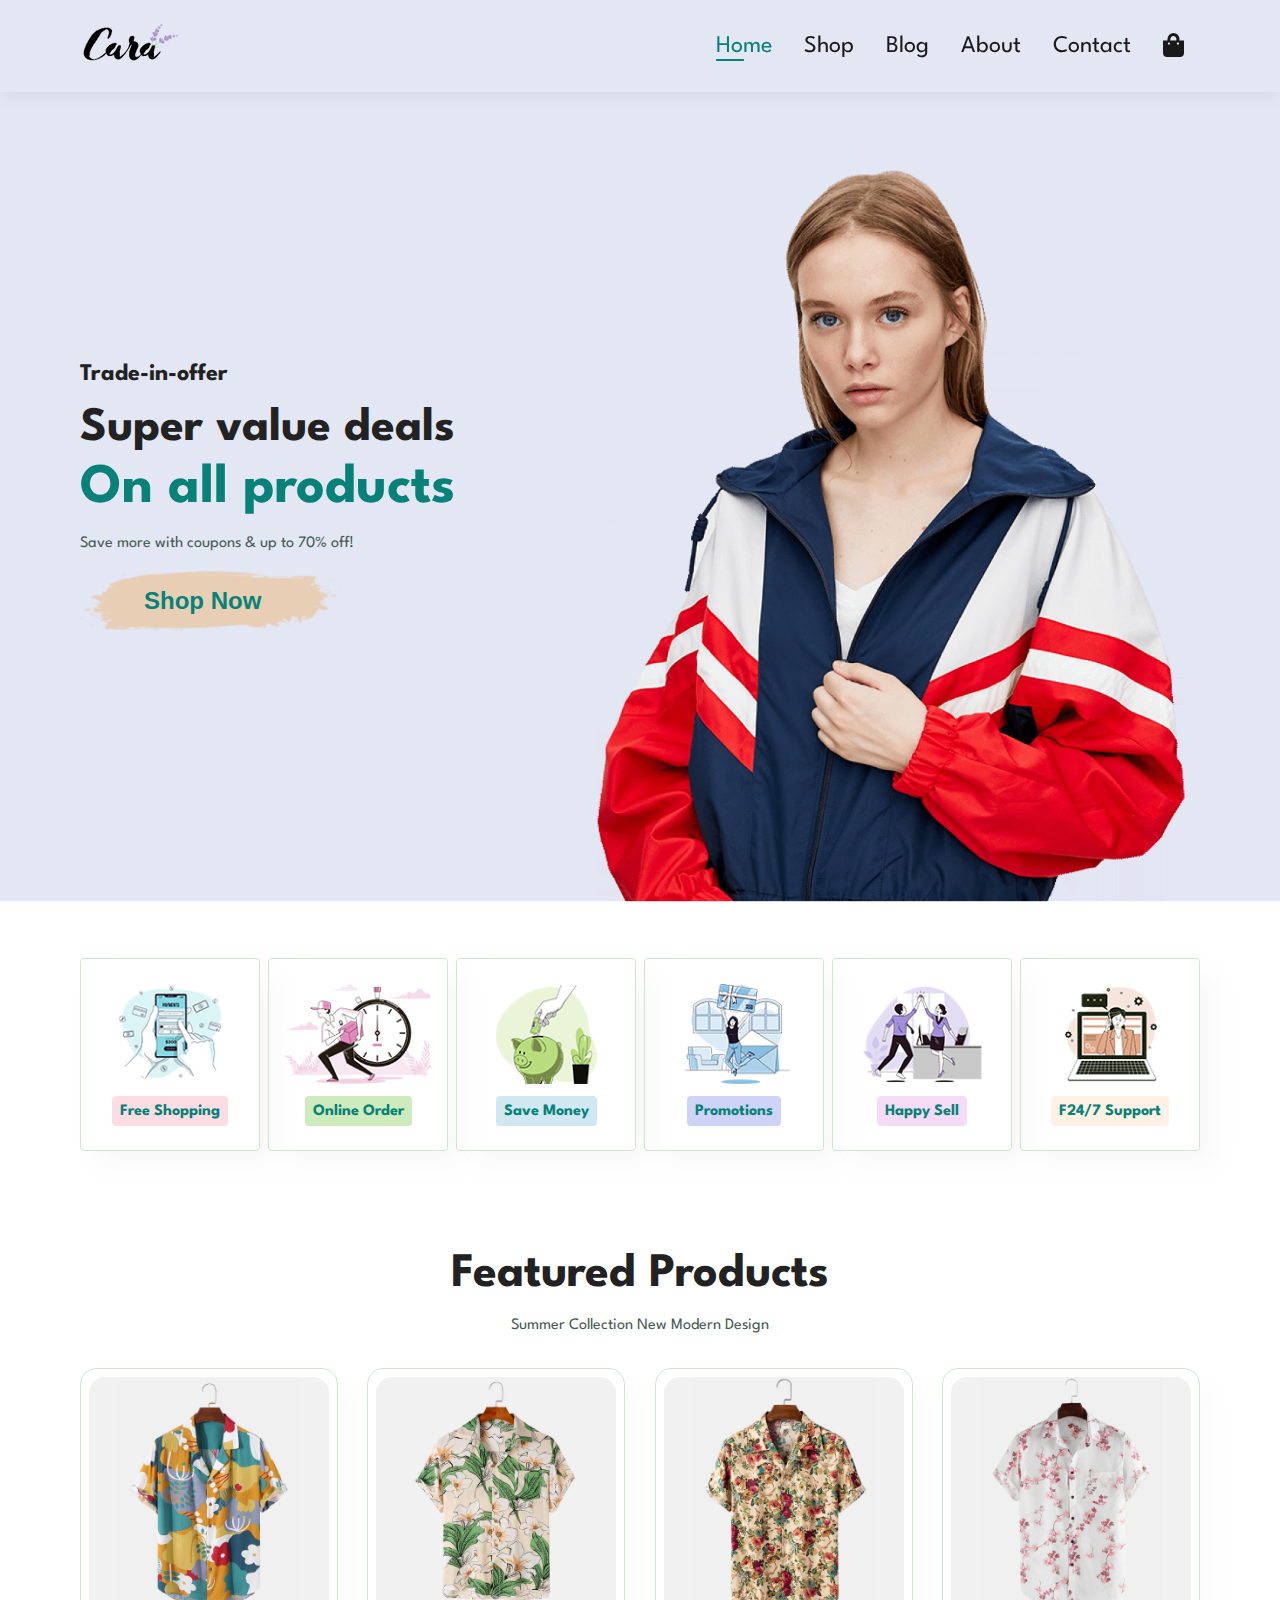
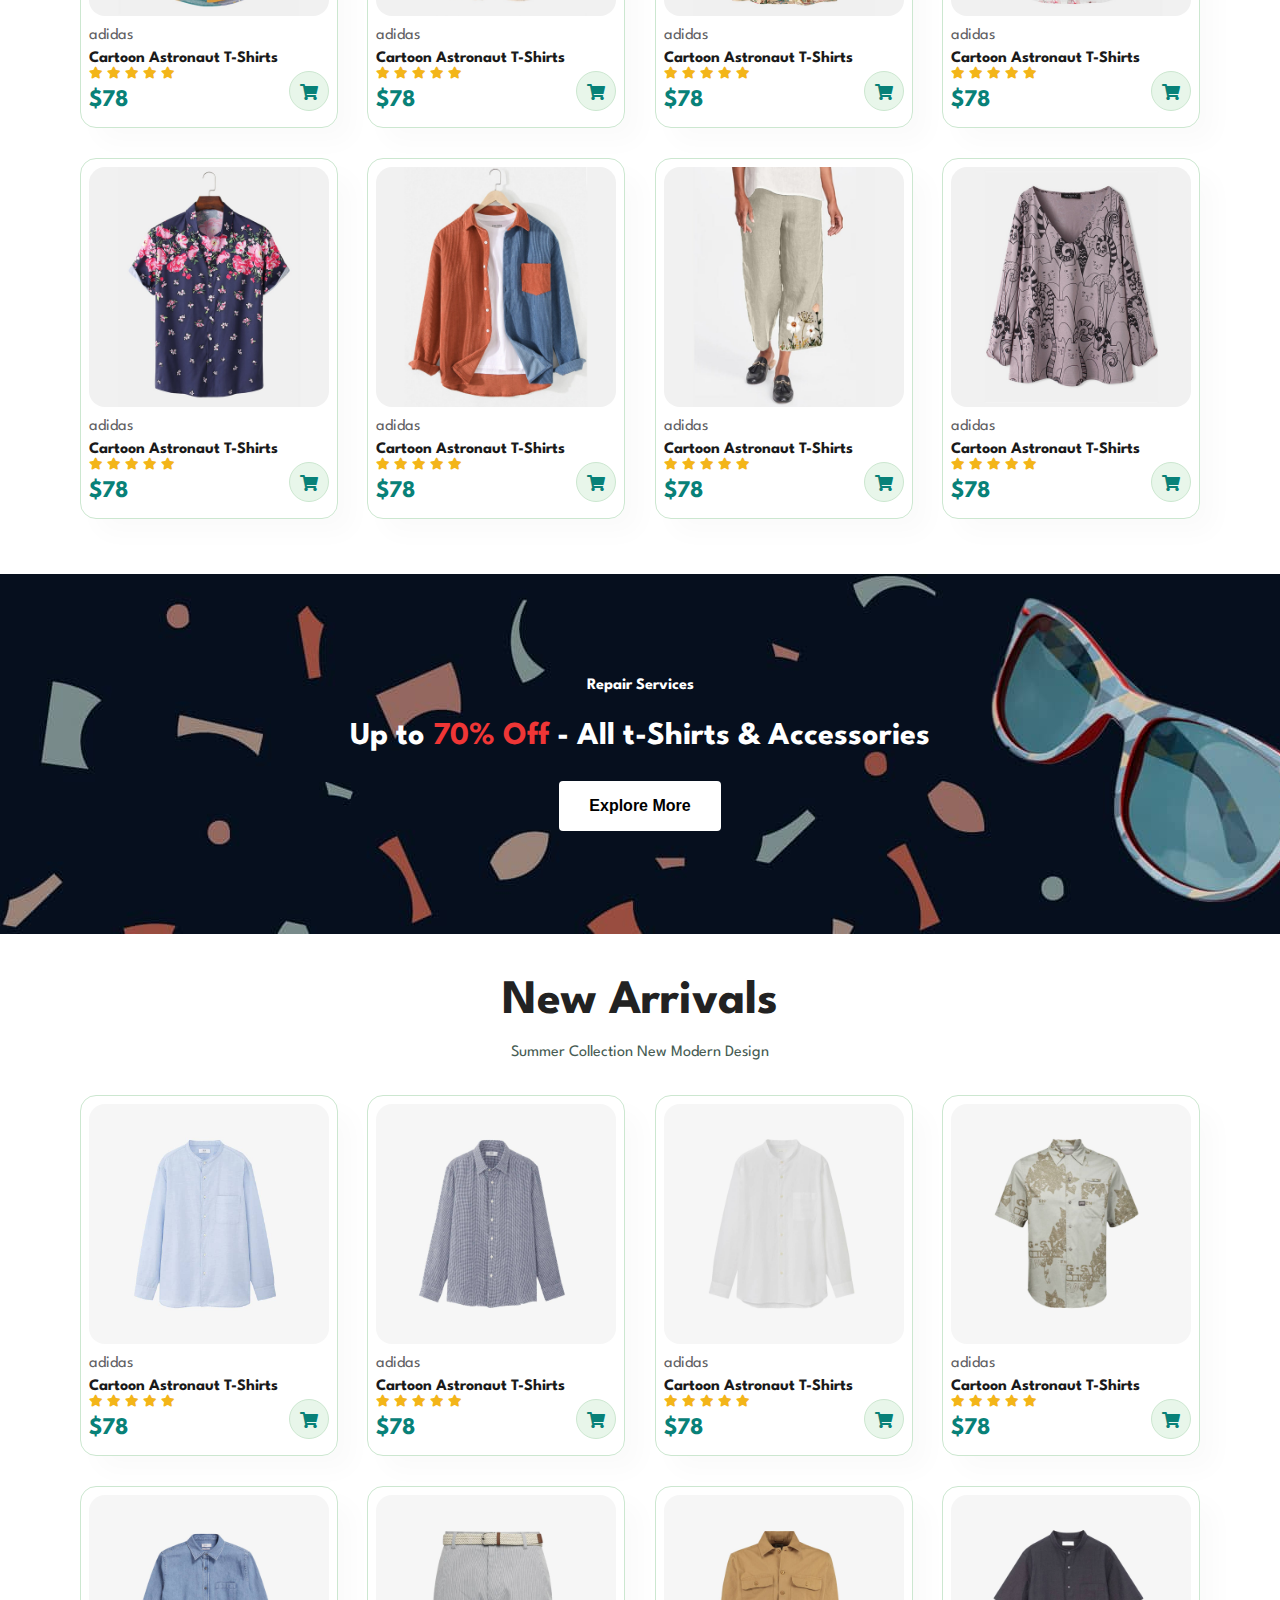
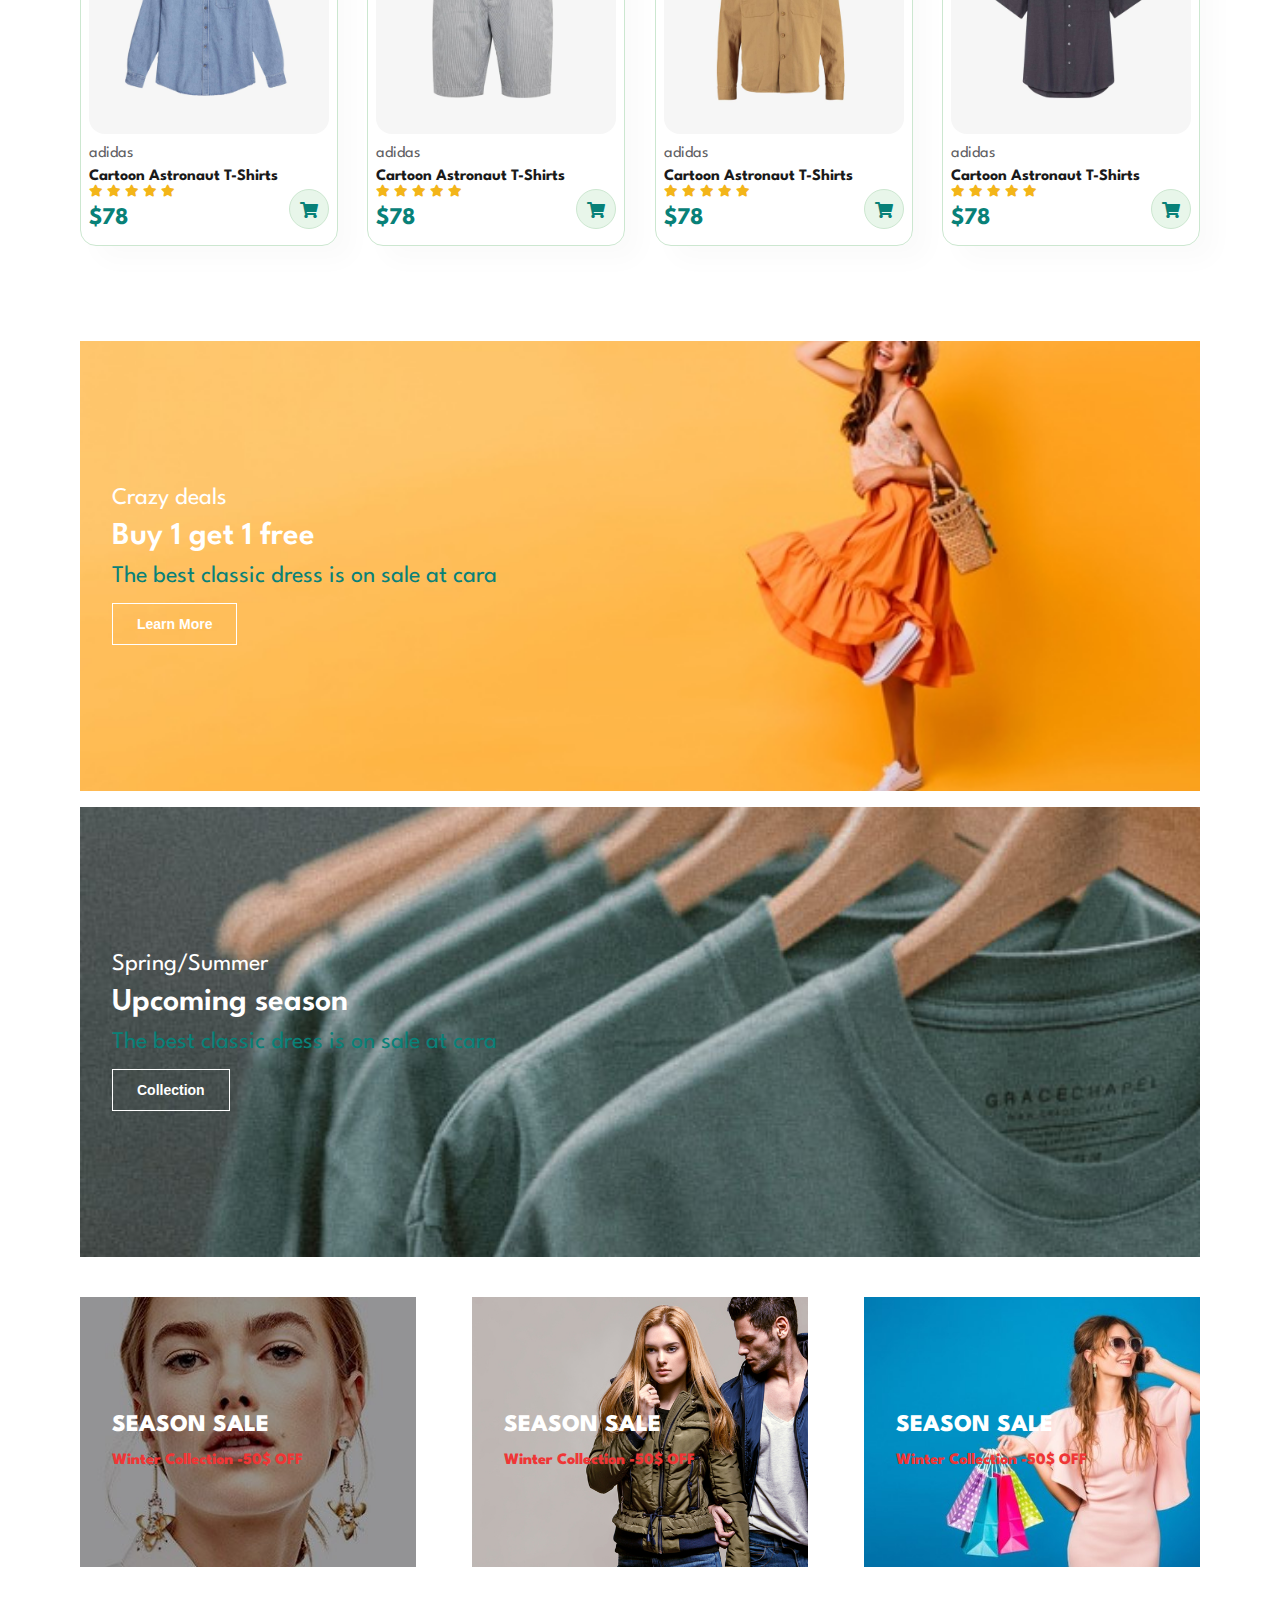
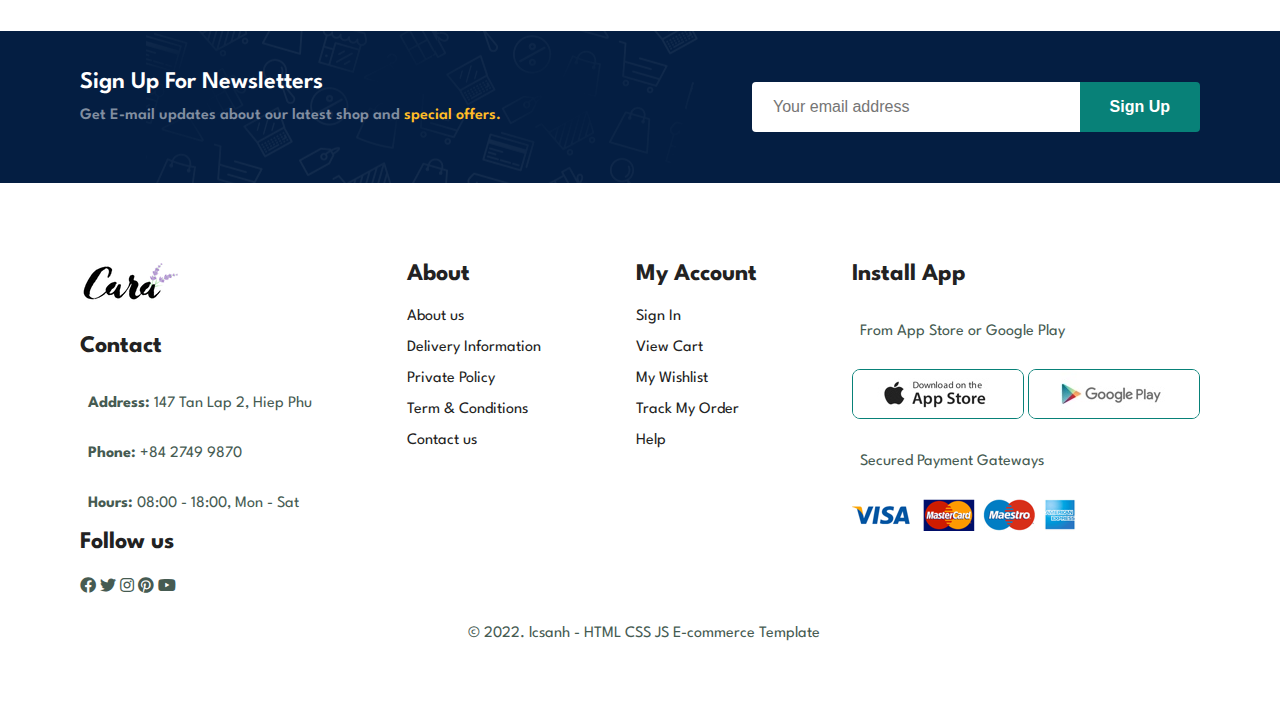
<file: index.html>
<!DOCTYPE html>
<html lang="en">
  <head>
    <meta charset="UTF-8" />
    <meta http-equiv="X-UA-Compatible" content="IE=edge" />
    <meta name="viewport" content="width=device-width, initial-scale=1.0" />
    <link rel="stylesheet" href="./assets/css/style.css" />
    <link
      rel="stylesheet"
      href="https://cdnjs.cloudflare.com/ajax/libs/font-awesome/5.15.4/css/all.min.css"
      integrity="sha512-1ycn6IcaQQ40/MKBW2W4Rhis/DbILU74C1vSrLJxCq57o941Ym01SwNsOMqvEBFlcgUa6xLiPY/NS5R+E6ztJQ=="
      crossorigin="anonymous"
      referrerpolicy="no-referrer"
    />
    <title>E-commerce Website With HTML CSS JavaScript</title>
  </head>
  <body>
    <!-- header -->
    <section id="header">
      <a href="#">
        <img src="./assets/img/logo.png" alt="Logo" class="logo" />
        <div>
          <ul id="navbar">
            <li>
              <a class="active" href="index.html">Home</a>
            </li>
            <li>
              <a href="shop.html">Shop</a>
            </li>
            <li>
              <a href="blog.html">Blog</a>
            </li>
            <li>
              <a href="about.html">About</a>
            </li>
            <li>
              <a href="contact.html">Contact</a>
            </li>
            <li>
              <a href="cart.html"><i class="fas fa-shopping-bag"></i></a>
            </li>
          </ul>
        </div>
      </a>
    </section>
    <!-- end of header -->

    <!-- hero -->
    <section id="hero">
      <h4>Trade-in-offer</h4>
      <h2>Super value deals</h2>
      <h1>On all products</h1>
      <p>Save more with coupons &#38; up to 70&#37; off!</p>
      <button>Shop Now</button>
    </section>
    <!--end of hero -->

    <!-- feature -->
    <section id="feature" class="section-p1">
      <div class="fe-box">
        <img src="./assets/img/features/f1.png" alt="feature f1" />
        <h6>Free Shopping</h6>
      </div>
      <div class="fe-box">
        <img src="./assets/img/features/f2.png" alt="feature f1" />
        <h6>Online Order</h6>
      </div>
      <div class="fe-box">
        <img src="./assets/img/features/f3.png" alt="feature f1" />
        <h6>Save Money</h6>
      </div>
      <div class="fe-box">
        <img src="./assets/img/features/f4.png" alt="feature f1" />
        <h6>Promotions</h6>
      </div>
      <div class="fe-box">
        <img src="./assets/img/features/f5.png" alt="feature f1" />
        <h6>Happy Sell</h6>
      </div>
      <div class="fe-box">
        <img src="./assets/img/features/f6.png" alt="feature f1" />
        <h6>F24&#47;7 Support</h6>
      </div>
    </section>
    <!-- end of feature -->

    <!-- feature product -->
    <section id="product1" class="section-p1">
      <h2>Featured Products</h2>
      <p>Summer Collection New Modern Design</p>
      <div class="pro-container">
        <div class="pro">
          <img src="./assets/img/products/f1.jpg" alt="product-f" />
          <div class="des">
            <span>adidas</span>
            <h5>Cartoon Astronaut T-Shirts</h5>
            <div class="start">
              <i class="fas fa-star"></i>
              <i class="fas fa-star"></i>
              <i class="fas fa-star"></i>
              <i class="fas fa-star"></i>
              <i class="fas fa-star"></i>
            </div>
            <h4>&#36;78</h4>
          </div>
          <a href="#"><i class="fas fa-shopping-cart cart"></i></a>
        </div>
        <div class="pro">
          <img src="./assets/img/products/f2.jpg" alt="product-f" />
          <div class="des">
            <span>adidas</span>
            <h5>Cartoon Astronaut T-Shirts</h5>
            <div class="start">
              <i class="fas fa-star"></i>
              <i class="fas fa-star"></i>
              <i class="fas fa-star"></i>
              <i class="fas fa-star"></i>
              <i class="fas fa-star"></i>
            </div>
            <h4>&#36;78</h4>
          </div>
          <a href="#"><i class="fas fa-shopping-cart cart"></i></a>
        </div>
        <div class="pro">
          <img src="./assets/img/products/f3.jpg" alt="product-f" />
          <div class="des">
            <span>adidas</span>
            <h5>Cartoon Astronaut T-Shirts</h5>
            <div class="start">
              <i class="fas fa-star"></i>
              <i class="fas fa-star"></i>
              <i class="fas fa-star"></i>
              <i class="fas fa-star"></i>
              <i class="fas fa-star"></i>
            </div>
            <h4>&#36;78</h4>
          </div>
          <a href="#"><i class="fas fa-shopping-cart cart"></i></a>
        </div>
        <div class="pro">
          <img src="./assets/img/products/f4.jpg" alt="product-f" />
          <div class="des">
            <span>adidas</span>
            <h5>Cartoon Astronaut T-Shirts</h5>
            <div class="start">
              <i class="fas fa-star"></i>
              <i class="fas fa-star"></i>
              <i class="fas fa-star"></i>
              <i class="fas fa-star"></i>
              <i class="fas fa-star"></i>
            </div>
            <h4>&#36;78</h4>
          </div>
          <a href="#"><i class="fas fa-shopping-cart cart"></i></a>
        </div>
        <div class="pro">
          <img src="./assets/img/products/f5.jpg" alt="product-f" />
          <div class="des">
            <span>adidas</span>
            <h5>Cartoon Astronaut T-Shirts</h5>
            <div class="start">
              <i class="fas fa-star"></i>
              <i class="fas fa-star"></i>
              <i class="fas fa-star"></i>
              <i class="fas fa-star"></i>
              <i class="fas fa-star"></i>
            </div>
            <h4>&#36;78</h4>
          </div>
          <a href="#"><i class="fas fa-shopping-cart cart"></i></a>
        </div>
        <div class="pro">
          <img src="./assets/img/products/f6.jpg" alt="product-f" />
          <div class="des">
            <span>adidas</span>
            <h5>Cartoon Astronaut T-Shirts</h5>
            <div class="start">
              <i class="fas fa-star"></i>
              <i class="fas fa-star"></i>
              <i class="fas fa-star"></i>
              <i class="fas fa-star"></i>
              <i class="fas fa-star"></i>
            </div>
            <h4>&#36;78</h4>
          </div>
          <a href="#"><i class="fas fa-shopping-cart cart"></i></a>
        </div>
        <div class="pro">
          <img src="./assets/img/products/f7.jpg" alt="product-f" />
          <div class="des">
            <span>adidas</span>
            <h5>Cartoon Astronaut T-Shirts</h5>
            <div class="start">
              <i class="fas fa-star"></i>
              <i class="fas fa-star"></i>
              <i class="fas fa-star"></i>
              <i class="fas fa-star"></i>
              <i class="fas fa-star"></i>
            </div>
            <h4>&#36;78</h4>
          </div>
          <a href="#"><i class="fas fa-shopping-cart cart"></i></a>
        </div>
        <div class="pro">
          <img src="./assets/img/products/f8.jpg" alt="product-f" />
          <div class="des">
            <span>adidas</span>
            <h5>Cartoon Astronaut T-Shirts</h5>
            <div class="start">
              <i class="fas fa-star"></i>
              <i class="fas fa-star"></i>
              <i class="fas fa-star"></i>
              <i class="fas fa-star"></i>
              <i class="fas fa-star"></i>
            </div>
            <h4>&#36;78</h4>
          </div>
          <a href="#"><i class="fas fa-shopping-cart cart"></i></a>
        </div>
      </div>
    </section>
    <!-- end of feature product -->

    <!-- banner  -->
    <section id="banner" class="section-p1">
      <h4>Repair Services</h4>
      <h2>Up to <span>70&#37; Off</span> - All t-Shirts &#38; Accessories</h2>
      <button class="normal">Explore More</button>
    </section>
    <!-- end of banner  -->

    <!-- New Arrivals -->
    <section id="product1" class="section-p1">
      <h2>New Arrivals</h2>
      <p>Summer Collection New Modern Design</p>
      <div class="pro-container">
        <div class="pro">
          <img src="./assets/img/products/n1.jpg" alt="product-n" />
          <div class="des">
            <span>adidas</span>
            <h5>Cartoon Astronaut T-Shirts</h5>
            <div class="start">
              <i class="fas fa-star"></i>
              <i class="fas fa-star"></i>
              <i class="fas fa-star"></i>
              <i class="fas fa-star"></i>
              <i class="fas fa-star"></i>
            </div>
            <h4>&#36;78</h4>
          </div>
          <a href="#"><i class="fas fa-shopping-cart cart"></i></a>
        </div>
        <div class="pro">
          <img src="./assets/img/products/n2.jpg" alt="product-n" />
          <div class="des">
            <span>adidas</span>
            <h5>Cartoon Astronaut T-Shirts</h5>
            <div class="start">
              <i class="fas fa-star"></i>
              <i class="fas fa-star"></i>
              <i class="fas fa-star"></i>
              <i class="fas fa-star"></i>
              <i class="fas fa-star"></i>
            </div>
            <h4>&#36;78</h4>
          </div>
          <a href="#"><i class="fas fa-shopping-cart cart"></i></a>
        </div>
        <div class="pro">
          <img src="./assets/img/products/n3.jpg" alt="product-n" />
          <div class="des">
            <span>adidas</span>
            <h5>Cartoon Astronaut T-Shirts</h5>
            <div class="start">
              <i class="fas fa-star"></i>
              <i class="fas fa-star"></i>
              <i class="fas fa-star"></i>
              <i class="fas fa-star"></i>
              <i class="fas fa-star"></i>
            </div>
            <h4>&#36;78</h4>
          </div>
          <a href="#"><i class="fas fa-shopping-cart cart"></i></a>
        </div>
        <div class="pro">
          <img src="./assets/img/products/n4.jpg" alt="product-n" />
          <div class="des">
            <span>adidas</span>
            <h5>Cartoon Astronaut T-Shirts</h5>
            <div class="start">
              <i class="fas fa-star"></i>
              <i class="fas fa-star"></i>
              <i class="fas fa-star"></i>
              <i class="fas fa-star"></i>
              <i class="fas fa-star"></i>
            </div>
            <h4>&#36;78</h4>
          </div>
          <a href="#"><i class="fas fa-shopping-cart cart"></i></a>
        </div>
        <div class="pro">
          <img src="./assets/img/products/n5.jpg" alt="product-n" />
          <div class="des">
            <span>adidas</span>
            <h5>Cartoon Astronaut T-Shirts</h5>
            <div class="start">
              <i class="fas fa-star"></i>
              <i class="fas fa-star"></i>
              <i class="fas fa-star"></i>
              <i class="fas fa-star"></i>
              <i class="fas fa-star"></i>
            </div>
            <h4>&#36;78</h4>
          </div>
          <a href="#"><i class="fas fa-shopping-cart cart"></i></a>
        </div>
        <div class="pro">
          <img src="./assets/img/products/n6.jpg" alt="product-n" />
          <div class="des">
            <span>adidas</span>
            <h5>Cartoon Astronaut T-Shirts</h5>
            <div class="start">
              <i class="fas fa-star"></i>
              <i class="fas fa-star"></i>
              <i class="fas fa-star"></i>
              <i class="fas fa-star"></i>
              <i class="fas fa-star"></i>
            </div>
            <h4>&#36;78</h4>
          </div>
          <a href="#"><i class="fas fa-shopping-cart cart"></i></a>
        </div>
        <div class="pro">
          <img src="./assets/img/products/n7.jpg" alt="product-n" />
          <div class="des">
            <span>adidas</span>
            <h5>Cartoon Astronaut T-Shirts</h5>
            <div class="start">
              <i class="fas fa-star"></i>
              <i class="fas fa-star"></i>
              <i class="fas fa-star"></i>
              <i class="fas fa-star"></i>
              <i class="fas fa-star"></i>
            </div>
            <h4>&#36;78</h4>
          </div>
          <a href="#"><i class="fas fa-shopping-cart cart"></i></a>
        </div>
        <div class="pro">
          <img src="./assets/img/products/n8.jpg" alt="product-n" />
          <div class="des">
            <span>adidas</span>
            <h5>Cartoon Astronaut T-Shirts</h5>
            <div class="start">
              <i class="fas fa-star"></i>
              <i class="fas fa-star"></i>
              <i class="fas fa-star"></i>
              <i class="fas fa-star"></i>
              <i class="fas fa-star"></i>
            </div>
            <h4>&#36;78</h4>
          </div>
          <a href="#"><i class="fas fa-shopping-cart cart"></i></a>
        </div>
      </div>
    </section>
    <!-- end of New Arrivals -->

    <!-- sm banner -->
    <section id="sm-banner" class="section-p1">
      <div class="banner-box">
        <h4>Crazy deals</h4>
        <h2>Buy 1 get 1 free</h2>
        <span>The best classic dress is on sale at cara</span>
        <button class="white">Learn More</button>
      </div>
      <div class="banner-box banner-box2">
        <h4>Spring&#47;Summer</h4>
        <h2>Upcoming season</h2>
        <span>The best classic dress is on sale at cara</span>
        <button class="white">Collection</button>
      </div>
    </section>
    <!-- end of sm banner -->

    <!-- section 3 -->
    <section id="banner3">
      <div class="banner-box">
        <h2>SEASON SALE</h2>
        <h3>Winter Collection -50&#36; OFF</h3>
      </div>
      <div class="banner-box banner-box2">
        <h2>SEASON SALE</h2>
        <h3>Winter Collection -50&#36; OFF</h3>
      </div>
      <div class="banner-box banner-box3">
        <h2>SEASON SALE</h2>
        <h3>Winter Collection -50&#36; OFF</h3>
      </div>
    </section>
    <!-- end of section 3 -->

    <!-- newsletter -->
    <section id="newsletter" class="section-p1 section-m1">
      <div class="newstext">
        <h4>Sign Up For Newsletters</h4>
        <p>Get E-mail updates about our latest shop and <span>special offers.</span></p>
      </div>
      <div class="form">
        <input type="text" placeholder="Your email address" />
        <button class="normal">Sign Up</button>
      </div>
    </section>
    <!-- end of newsletter -->

    <!-- footer -->
    <footer class="section-p1">
      <div class="col">
        <img class="logo" src="./assets/img/logo.png" alt="Logo" />
        <h4>Contact</h4>
        <p><strong>Address: </strong>147 Tan Lap 2, Hiep Phu</p>
        <p><strong>Phone: </strong>&#43;84 2749 9870</p>
        <p><strong>Hours: </strong>08:00 - 18:00, Mon - Sat</p>
        <div class="follow">
          <h4>Follow us</h4>
          <div class="icon">
            <i class="fab fa-facebook"></i>
            <i class="fab fa-twitter"></i>
            <i class="fab fa-instagram"></i>
            <i class="fab fa-pinterest"></i>
            <i class="fab fa-youtube"></i>
          </div>
        </div>
      </div>

      <div class="col">
        <h4>About</h4>
        <a href="#">About us</a>
        <a href="#">Delivery Information</a>
        <a href="#">Private Policy</a>
        <a href="#">Term &#38; Conditions</a>
        <a href="#">Contact us</a>
      </div>

      <div class="col">
        <h4>My Account</h4>
        <a href="#">Sign In</a>
        <a href="#">View Cart</a>
        <a href="#">My Wishlist</a>
        <a href="#">Track My Order</a>
        <a href="#">Help</a>
      </div>

      <div class="col install">
        <h4>Install App</h4>
        <p>From App Store or Google Play</p>
        <div class="row">
          <img src="./assets/img/pay/app.jpg" alt="App Store" />
          <img src="./assets/img/pay/play.jpg" alt="Google Play" />
        </div>
        <p href="#">Secured Payment Gateways</p>
        <img src="./assets/img/pay/pay.png" alt="Payment" />
      </div>

      <div class="copyright">
        <p>&#169; 2022. lcsanh - HTML CSS JS E-commerce Template</p>
      </div>
    </footer>
    <!-- end of footer -->

    <script src="./assets/script/main.js"></script>
  </body>
</html>
</file>
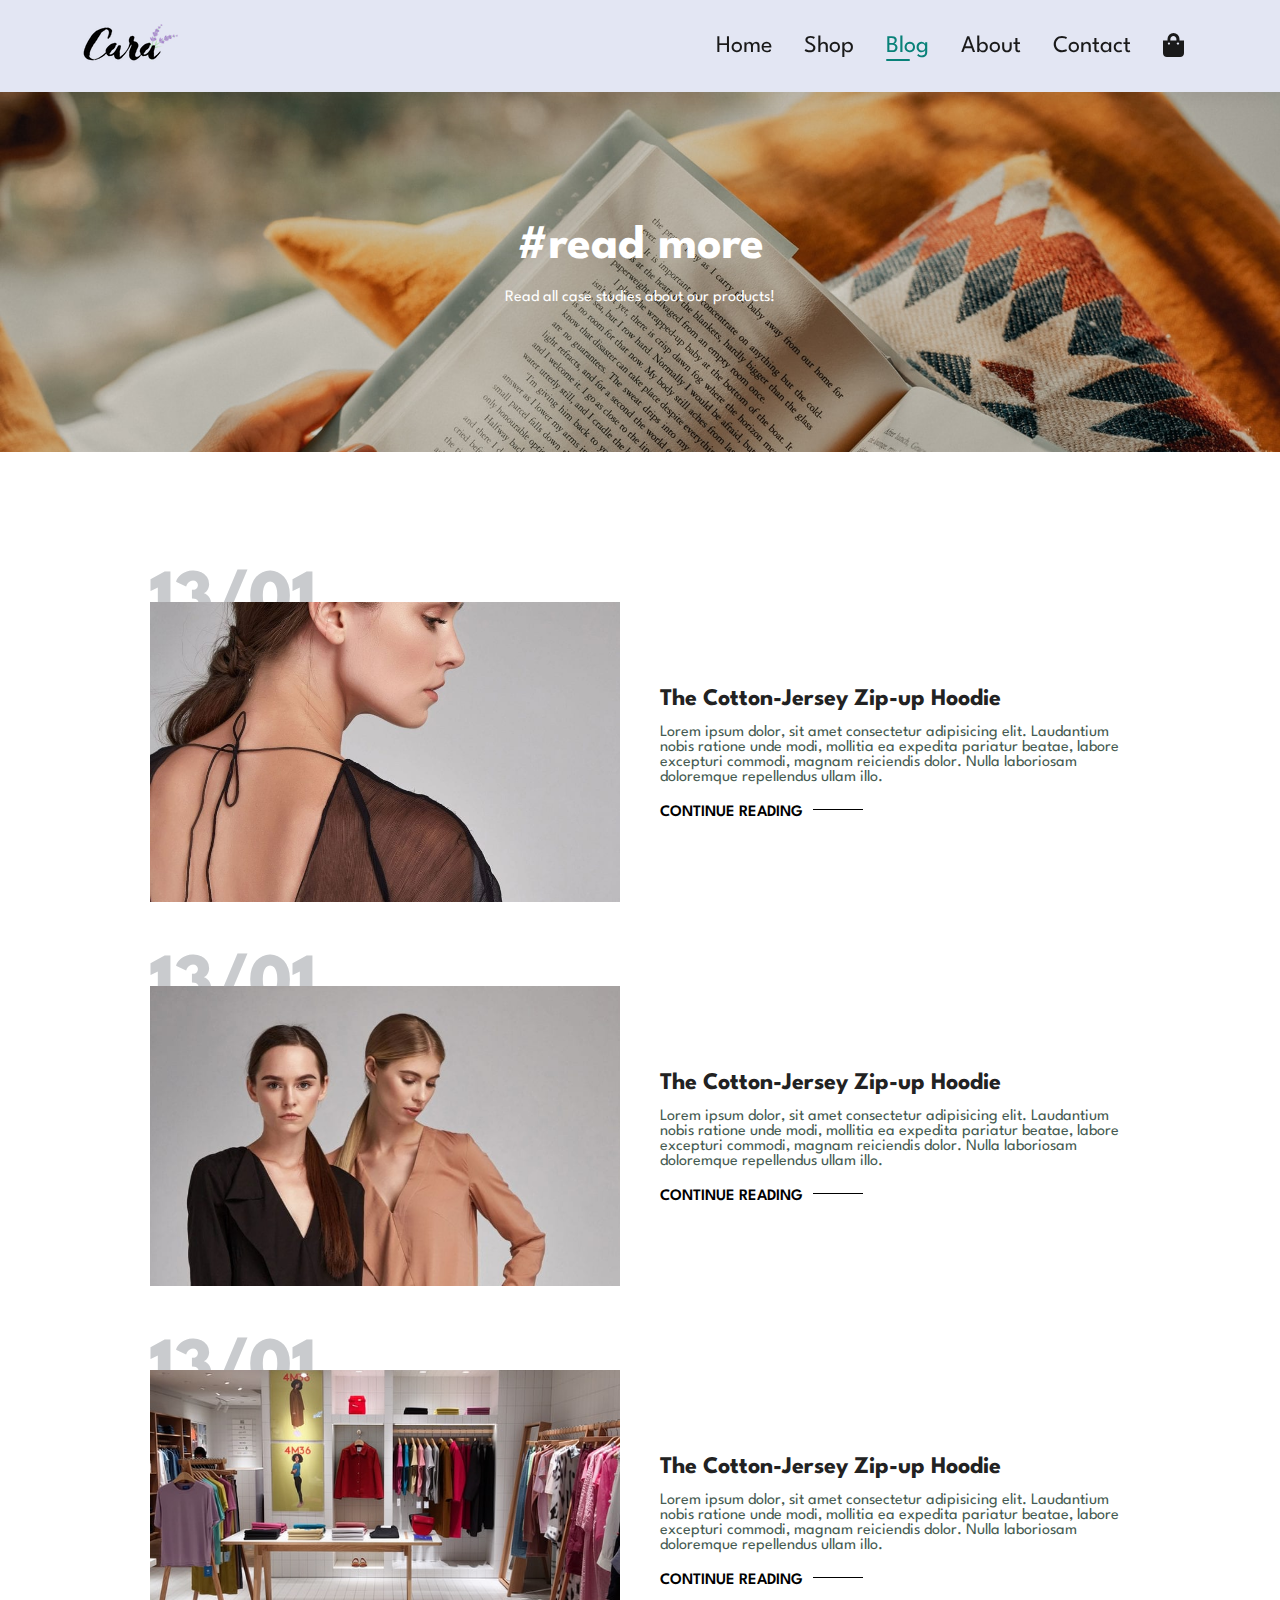
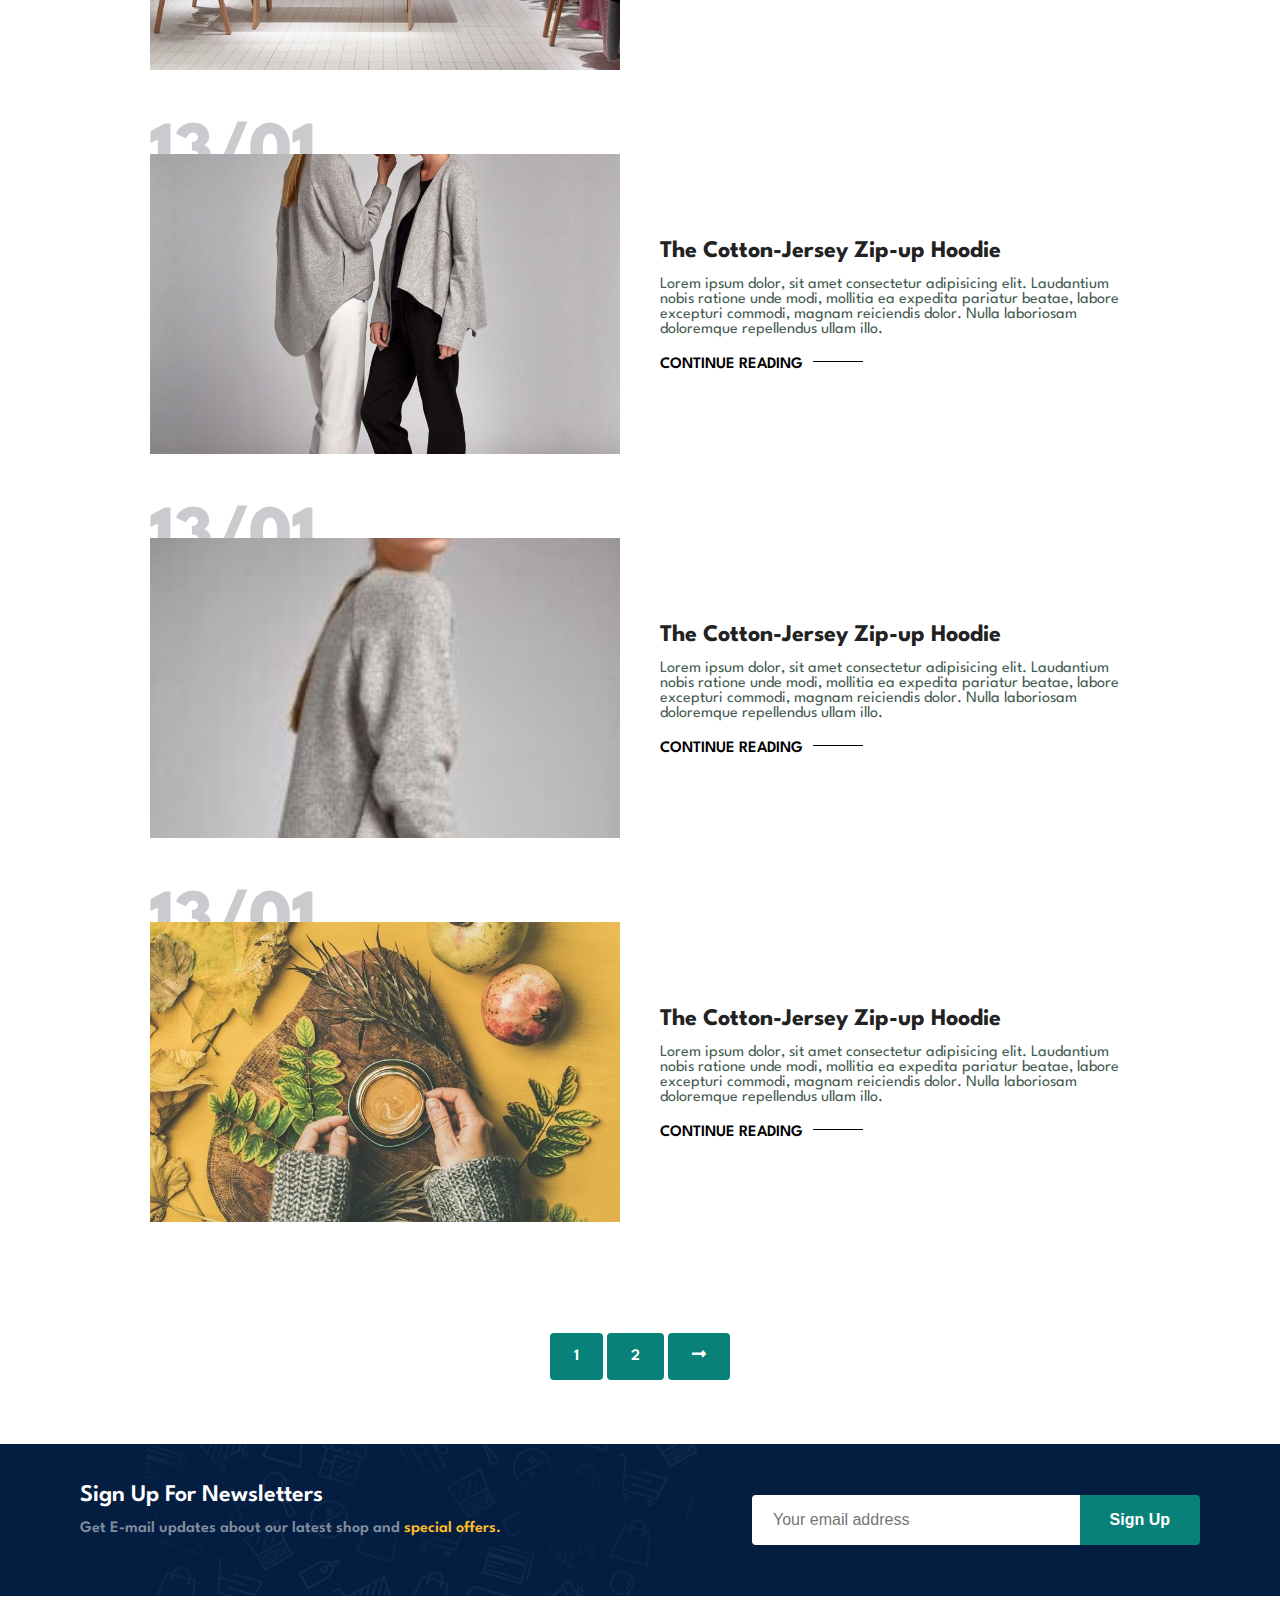
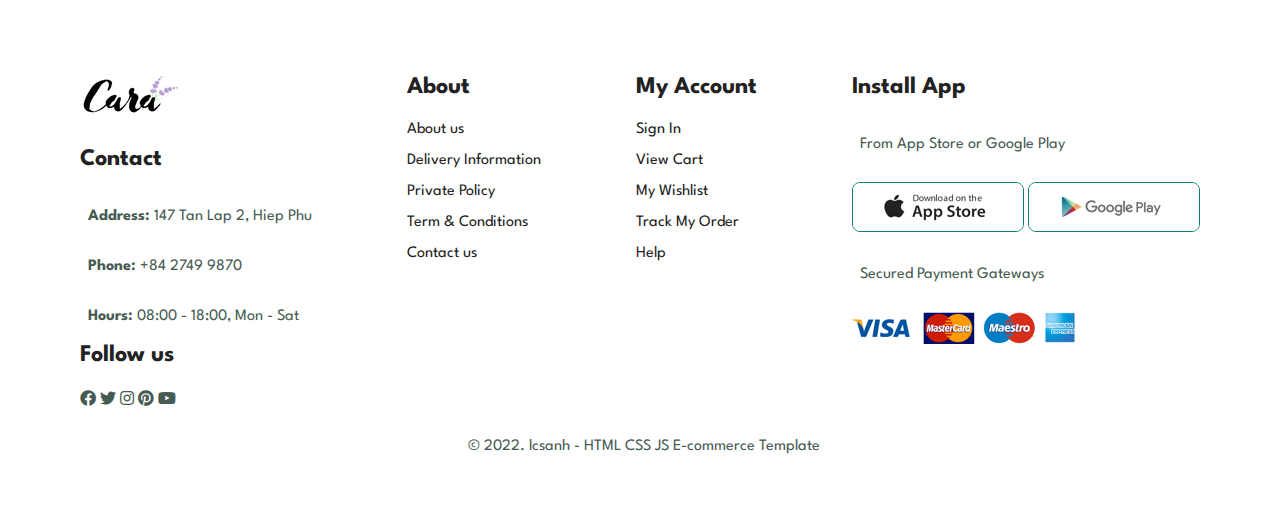
<file: blog.html>
<!DOCTYPE html>
<html lang="en">
  <head>
    <meta charset="UTF-8" />
    <meta http-equiv="X-UA-Compatible" content="IE=edge" />
    <meta name="viewport" content="width=device-width, initial-scale=1.0" />
    <link rel="stylesheet" href="./assets/css/style.css" />
    <link
      rel="stylesheet"
      href="https://cdnjs.cloudflare.com/ajax/libs/font-awesome/5.15.4/css/all.min.css"
      integrity="sha512-1ycn6IcaQQ40/MKBW2W4Rhis/DbILU74C1vSrLJxCq57o941Ym01SwNsOMqvEBFlcgUa6xLiPY/NS5R+E6ztJQ=="
      crossorigin="anonymous"
      referrerpolicy="no-referrer"
    />
    <title>E-commerce Website With HTML CSS JavaScript</title>
  </head>
  <body>
    <!-- header -->
    <section id="header">
      <a href="index.html">
        <img src="./assets/img/logo.png" alt="Logo" class="logo" />
      </a>
      <div>
        <ul id="navbar">
          <li>
            <a class="active" href="index.html">Home</a>
          </li>
          <li>
            <a href="shop.html">Shop</a>
          </li>
          <li>
            <a href="blog.html">Blog</a>
          </li>
          <li>
            <a href="about.html">About</a>
          </li>
          <li>
            <a href="contact.html">Contact</a>
          </li>
          <li>
            <a id="lg-bag" href="cart.html"><i class="fas fa-shopping-bag"></i></a>
          </li>
          <a href="#" id="close"><i class="fas fa-times"></i></a>
        </ul>
      </div>
      <div id="mobile">
        <a href="cart.html"><i class="fas fa-shopping-bag"></i></a>
        <i id="bar" class="fas fa-outdent"></i>
      </div>
    </section>
    <!-- end of header -->

    <!-- hero -->
    <section id="page-header" class="blog-header">
      <h2>#read more</h2>
      <p>Read all case studies about our products!</p>
    </section>
    <!--end of hero -->

    <!-- blog -->
    <section id="blog">
      <div class="blog-box">
        <div class="blog-img">
          <img src="./assets/img/blog/b1.jpg" alt="" />
        </div>
        <div class="blog-details">
          <h4>The Cotton-Jersey Zip-up Hoodie</h4>
          <p>
            Lorem ipsum dolor, sit amet consectetur adipisicing elit. Laudantium nobis ratione unde modi, mollitia ea
            expedita pariatur beatae, labore excepturi commodi, magnam reiciendis dolor. Nulla laboriosam doloremque
            repellendus ullam illo.
          </p>
          <a href="#">CONTINUE READING</a>
        </div>
        <h1>13/01</h1>
      </div>
      <div class="blog-box">
        <div class="blog-img">
          <img src="./assets/img/blog/b2.jpg" alt="" />
        </div>
        <div class="blog-details">
          <h4>The Cotton-Jersey Zip-up Hoodie</h4>
          <p>
            Lorem ipsum dolor, sit amet consectetur adipisicing elit. Laudantium nobis ratione unde modi, mollitia ea
            expedita pariatur beatae, labore excepturi commodi, magnam reiciendis dolor. Nulla laboriosam doloremque
            repellendus ullam illo.
          </p>
          <a href="#">CONTINUE READING</a>
        </div>
        <h1>13/01</h1>
      </div>
      <div class="blog-box">
        <div class="blog-img">
          <img src="./assets/img/blog/b3.jpg" alt="" />
        </div>
        <div class="blog-details">
          <h4>The Cotton-Jersey Zip-up Hoodie</h4>
          <p>
            Lorem ipsum dolor, sit amet consectetur adipisicing elit. Laudantium nobis ratione unde modi, mollitia ea
            expedita pariatur beatae, labore excepturi commodi, magnam reiciendis dolor. Nulla laboriosam doloremque
            repellendus ullam illo.
          </p>
          <a href="#">CONTINUE READING</a>
        </div>
        <h1>13/01</h1>
      </div>
      <div class="blog-box">
        <div class="blog-img">
          <img src="./assets/img/blog/b4.jpg" alt="" />
        </div>
        <div class="blog-details">
          <h4>The Cotton-Jersey Zip-up Hoodie</h4>
          <p>
            Lorem ipsum dolor, sit amet consectetur adipisicing elit. Laudantium nobis ratione unde modi, mollitia ea
            expedita pariatur beatae, labore excepturi commodi, magnam reiciendis dolor. Nulla laboriosam doloremque
            repellendus ullam illo.
          </p>
          <a href="#">CONTINUE READING</a>
        </div>
        <h1>13/01</h1>
      </div>
      <div class="blog-box">
        <div class="blog-img">
          <img src="./assets/img/blog/b5.jpg" alt="" />
        </div>
        <div class="blog-details">
          <h4>The Cotton-Jersey Zip-up Hoodie</h4>
          <p>
            Lorem ipsum dolor, sit amet consectetur adipisicing elit. Laudantium nobis ratione unde modi, mollitia ea
            expedita pariatur beatae, labore excepturi commodi, magnam reiciendis dolor. Nulla laboriosam doloremque
            repellendus ullam illo.
          </p>
          <a href="#">CONTINUE READING</a>
        </div>
        <h1>13/01</h1>
      </div>
      <div class="blog-box">
        <div class="blog-img">
          <img src="./assets/img/blog/b6.jpg" alt="" />
        </div>
        <div class="blog-details">
          <h4>The Cotton-Jersey Zip-up Hoodie</h4>
          <p>
            Lorem ipsum dolor, sit amet consectetur adipisicing elit. Laudantium nobis ratione unde modi, mollitia ea
            expedita pariatur beatae, labore excepturi commodi, magnam reiciendis dolor. Nulla laboriosam doloremque
            repellendus ullam illo.
          </p>
          <a href="#">CONTINUE READING</a>
        </div>
        <h1>13/01</h1>
      </div>
    </section>
    <!--end of blog -->

    <!-- pagination -->
    <section id="pagination" class="section-p1">
      <a href="#">1</a>
      <a href="#">2</a>
      <a href="#"><i class="fas fa-long-arrow-alt-right"></i></a>
    </section>
    <!-- end of pagination -->

    <!-- newsletter -->
    <section id="newsletter" class="section-p1 section-m1">
      <div class="newstext">
        <h4>Sign Up For Newsletters</h4>
        <p>Get E-mail updates about our latest shop and <span>special offers.</span></p>
      </div>
      <div class="form">
        <input type="text" placeholder="Your email address" />
        <button class="normal">Sign Up</button>
      </div>
    </section>
    <!-- end of newsletter -->

    <!-- footer -->
    <footer class="section-p1">
      <div class="col">
        <img class="logo" src="./assets/img/logo.png" alt="Logo" />
        <h4>Contact</h4>
        <p><strong>Address: </strong>147 Tan Lap 2, Hiep Phu</p>
        <p><strong>Phone: </strong>&#43;84 2749 9870</p>
        <p><strong>Hours: </strong>08:00 - 18:00, Mon - Sat</p>
        <div class="follow">
          <h4>Follow us</h4>
          <div class="icon">
            <i class="fab fa-facebook"></i>
            <i class="fab fa-twitter"></i>
            <i class="fab fa-instagram"></i>
            <i class="fab fa-pinterest"></i>
            <i class="fab fa-youtube"></i>
          </div>
        </div>
      </div>

      <div class="col">
        <h4>About</h4>
        <a href="#">About us</a>
        <a href="#">Delivery Information</a>
        <a href="#">Private Policy</a>
        <a href="#">Term &#38; Conditions</a>
        <a href="#">Contact us</a>
      </div>

      <div class="col">
        <h4>My Account</h4>
        <a href="#">Sign In</a>
        <a href="#">View Cart</a>
        <a href="#">My Wishlist</a>
        <a href="#">Track My Order</a>
        <a href="#">Help</a>
      </div>

      <div class="col install">
        <h4>Install App</h4>
        <p>From App Store or Google Play</p>
        <div class="row">
          <img src="./assets/img/pay/app.jpg" alt="App Store" />
          <img src="./assets/img/pay/play.jpg" alt="Google Play" />
        </div>
        <p href="#">Secured Payment Gateways</p>
        <img src="./assets/img/pay/pay.png" alt="Payment" />
      </div>

      <div class="copyright">
        <p>&#169; 2022. lcsanh - HTML CSS JS E-commerce Template</p>
      </div>
    </footer>
    <!-- end of footer -->

    <script src="./assets/script/main.js"></script>
  </body>
</html>
</file>
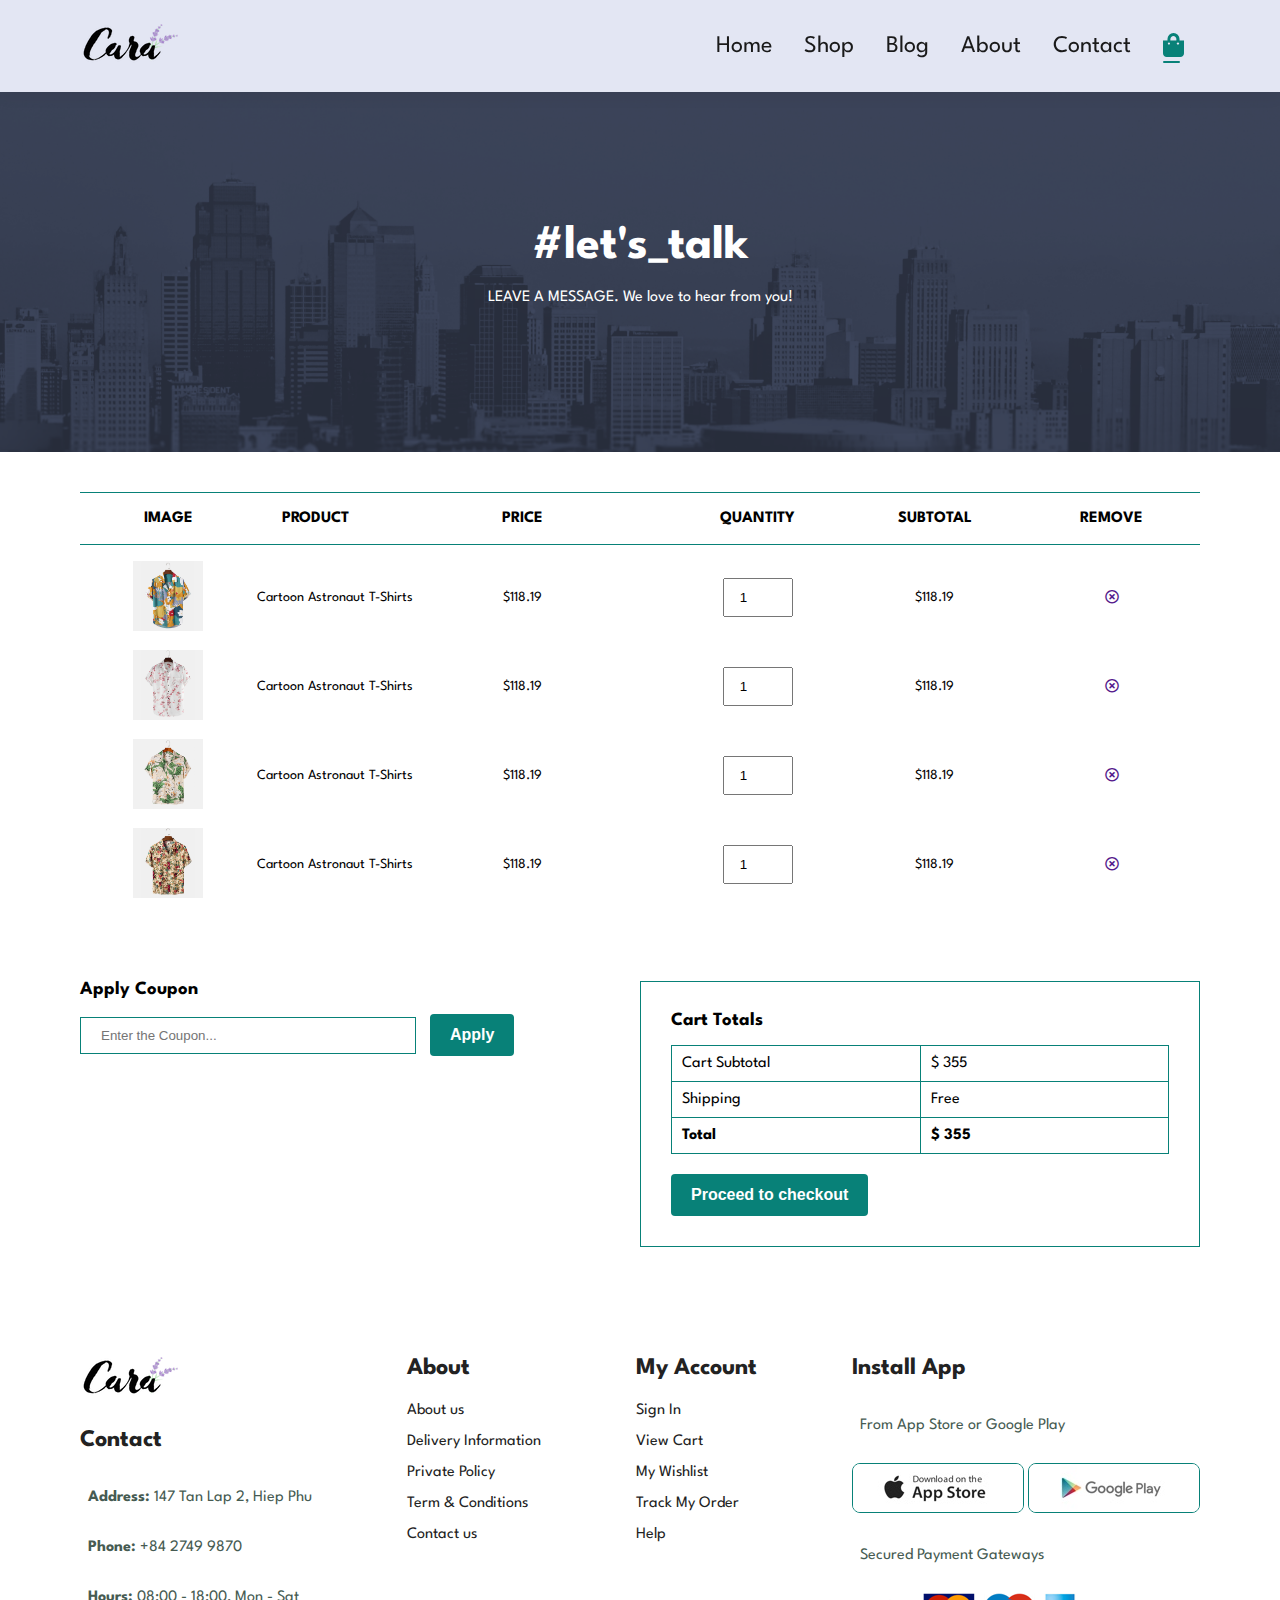
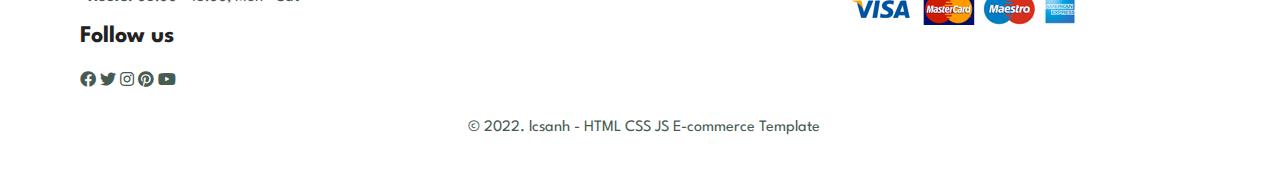
<file: cart.html>
<!DOCTYPE html>
<html lang="en">
  <head>
    <meta charset="UTF-8" />
    <meta http-equiv="X-UA-Compatible" content="IE=edge" />
    <meta name="viewport" content="width=device-width, initial-scale=1.0" />
    <link rel="stylesheet" href="./assets/css/style.css" />
    <link
      rel="stylesheet"
      href="https://cdnjs.cloudflare.com/ajax/libs/font-awesome/5.15.4/css/all.min.css"
      integrity="sha512-1ycn6IcaQQ40/MKBW2W4Rhis/DbILU74C1vSrLJxCq57o941Ym01SwNsOMqvEBFlcgUa6xLiPY/NS5R+E6ztJQ=="
      crossorigin="anonymous"
      referrerpolicy="no-referrer"
    />
    <title>E-commerce Website With HTML CSS JavaScript</title>
  </head>
  <body>
    <!-- header -->
    <section id="header">
      <a href="index.html">
        <img src="./assets/img/logo.png" alt="Logo" class="logo" />
      </a>
      <div>
        <ul id="navbar">
          <li>
            <a class="active" href="index.html">Home</a>
          </li>
          <li>
            <a href="shop.html">Shop</a>
          </li>
          <li>
            <a href="blog.html">Blog</a>
          </li>
          <li>
            <a href="about.html">About</a>
          </li>
          <li>
            <a href="contact.html">Contact</a>
          </li>
          <li>
            <a id="lg-bag" href="cart.html"><i class="fas fa-shopping-bag"></i></a>
          </li>
          <a href="#" id="close"><i class="fas fa-times"></i></a>
        </ul>
      </div>
      <div id="mobile">
        <a href="cart.html"><i class="fas fa-shopping-bag"></i></a>
        <i id="bar" class="fas fa-outdent"></i>
      </div>
    </section>
    <!-- end of header -->

    <!-- hero -->
    <section id="page-header" class="about-header">
      <h2>#let's_talk</h2>
      <p>LEAVE A MESSAGE. We love to hear from you!</p>
    </section>
    <!--end of hero -->

    <!-- cart -->
    <section id="cart" class="section-p1">
      <table>
        <thead>
          <tr>
            <td>Image</td>
            <td>Product</td>
            <td>Price</td>
            <td>Quantity</td>
            <td>Subtotal</td>
            <td>Remove</td>
          </tr>
        </thead>
        <tbody>
          <tr>
            <td><img src="./assets/img/products/f1.jpg" alt="" /></td>
            <td>Cartoon Astronaut T-Shirts</td>
            <td>$118.19</td>
            <td><input type="number" value="1" /></td>
            <td>$118.19</td>
            <td>
              <a href=""><i class="far fa-times-circle"></i></a>
            </td>
          </tr>
          <tr>
            <td><img src="./assets/img/products/f4.jpg" alt="" /></td>
            <td>Cartoon Astronaut T-Shirts</td>
            <td>$118.19</td>
            <td><input type="number" value="1" /></td>
            <td>$118.19</td>
            <td>
              <a href=""><i class="far fa-times-circle"></i></a>
            </td>
          </tr>
          <tr>
            <td><img src="./assets/img/products/f2.jpg" alt="" /></td>
            <td>Cartoon Astronaut T-Shirts</td>
            <td>$118.19</td>
            <td><input type="number" value="1" /></td>
            <td>$118.19</td>
            <td>
              <a href=""><i class="far fa-times-circle"></i></a>
            </td>
          </tr>
          <tr>
            <td><img src="./assets/img/products/f3.jpg" alt="" /></td>
            <td>Cartoon Astronaut T-Shirts</td>
            <td>$118.19</td>
            <td><input type="number" value="1" /></td>
            <td>$118.19</td>
            <td>
              <a href=""><i class="far fa-times-circle"></i></a>
            </td>
          </tr>
        </tbody>
      </table>
    </section>
    <!-- end of cart -->

    <!-- cart price -->
    <section id="cart-add" class="section-p1">
      <div id="coupon">
        <h3>Apply Coupon</h3>
        <div>
          <input type="text" placeholder="Enter the Coupon..." />
          <button class="normal">Apply</button>
        </div>
      </div>
      <div id="subtotal">
        <h3>Cart Totals</h3>
        <table>
          <tr>
            <td>Cart Subtotal</td>
            <td>$ 355</td>
          </tr>
          <tr>
            <td>Shipping</td>
            <td>Free</td>
          </tr>
          <tr>
            <td><strong>Total</strong></td>
            <td><strong>$ 355</strong></td>
          </tr>
        </table>
        <button class="normal">Proceed to checkout</button>
      </div>
    </section>
    <!-- end of cart price -->

    <!-- footer -->
    <footer class="section-p1">
      <div class="col">
        <img class="logo" src="./assets/img/logo.png" alt="Logo" />
        <h4>Contact</h4>
        <p><strong>Address: </strong>147 Tan Lap 2, Hiep Phu</p>
        <p><strong>Phone: </strong>&#43;84 2749 9870</p>
        <p><strong>Hours: </strong>08:00 - 18:00, Mon - Sat</p>
        <div class="follow">
          <h4>Follow us</h4>
          <div class="icon">
            <i class="fab fa-facebook"></i>
            <i class="fab fa-twitter"></i>
            <i class="fab fa-instagram"></i>
            <i class="fab fa-pinterest"></i>
            <i class="fab fa-youtube"></i>
          </div>
        </div>
      </div>

      <div class="col">
        <h4>About</h4>
        <a href="#">About us</a>
        <a href="#">Delivery Information</a>
        <a href="#">Private Policy</a>
        <a href="#">Term &#38; Conditions</a>
        <a href="#">Contact us</a>
      </div>

      <div class="col">
        <h4>My Account</h4>
        <a href="#">Sign In</a>
        <a href="#">View Cart</a>
        <a href="#">My Wishlist</a>
        <a href="#">Track My Order</a>
        <a href="#">Help</a>
      </div>

      <div class="col install">
        <h4>Install App</h4>
        <p>From App Store or Google Play</p>
        <div class="row">
          <img src="./assets/img/pay/app.jpg" alt="App Store" />
          <img src="./assets/img/pay/play.jpg" alt="Google Play" />
        </div>
        <p href="#">Secured Payment Gateways</p>
        <img src="./assets/img/pay/pay.png" alt="Payment" />
      </div>

      <div class="copyright">
        <p>&#169; 2022. lcsanh - HTML CSS JS E-commerce Template</p>
      </div>
    </footer>
    <!-- end of footer -->
    <script src="./assets/script/main.js"></script>
  </body>
</html>
</file>
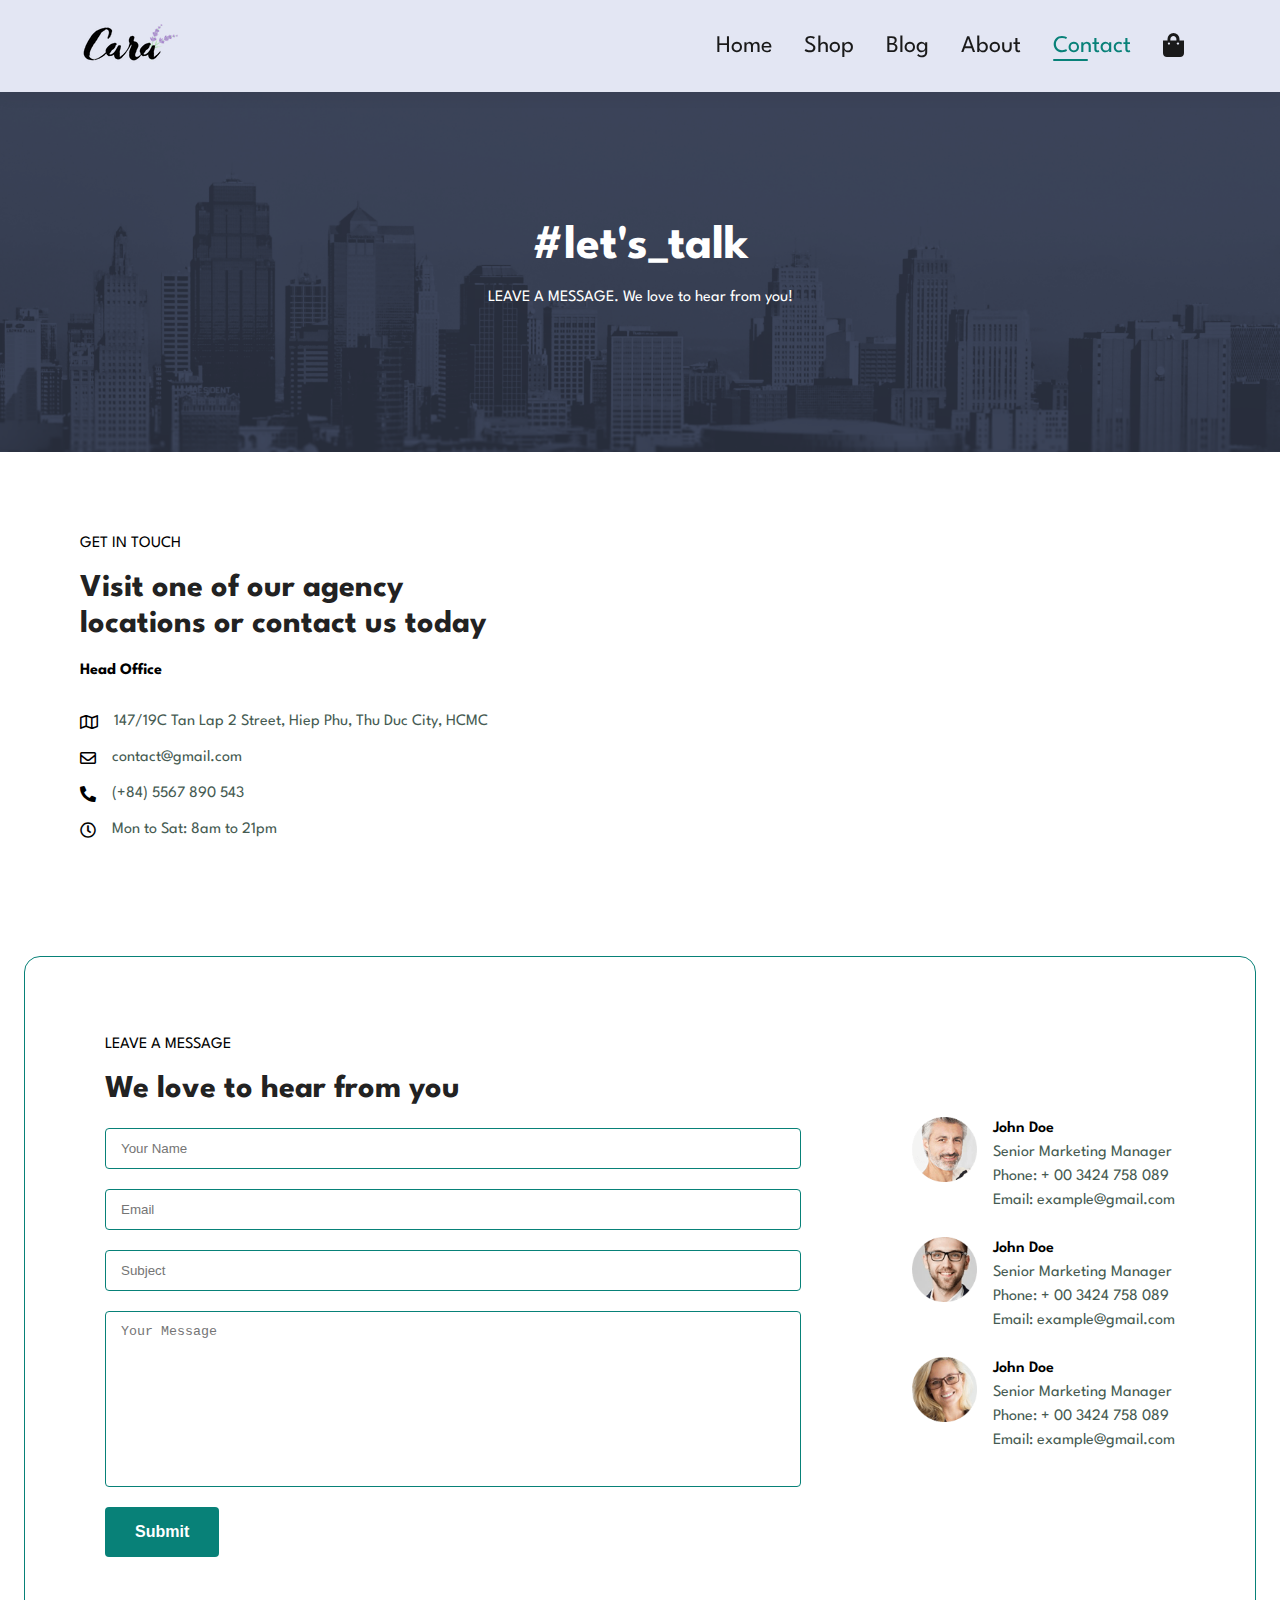
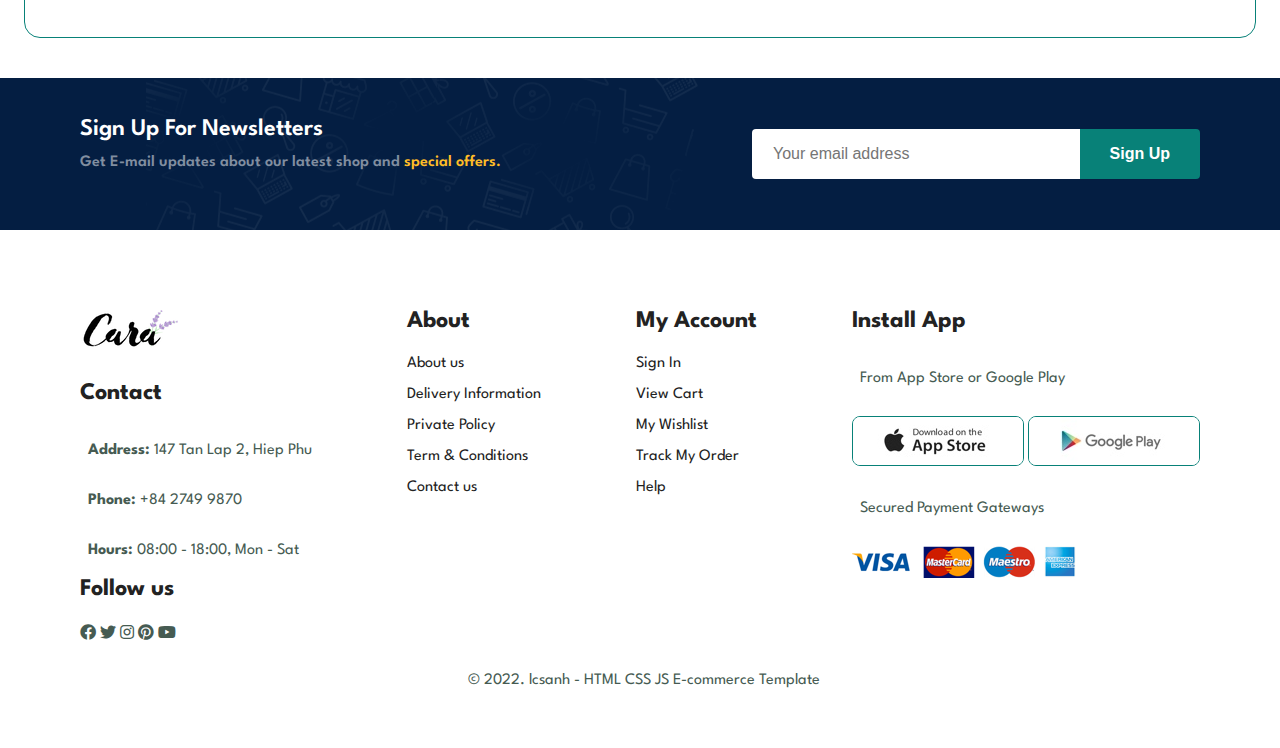
<file: contact.html>
<!DOCTYPE html>
<html lang="en">
  <head>
    <meta charset="UTF-8" />
    <meta http-equiv="X-UA-Compatible" content="IE=edge" />
    <meta name="viewport" content="width=device-width, initial-scale=1.0" />
    <link rel="stylesheet" href="./assets/css/style.css" />
    <link
      rel="stylesheet"
      href="https://cdnjs.cloudflare.com/ajax/libs/font-awesome/5.15.4/css/all.min.css"
      integrity="sha512-1ycn6IcaQQ40/MKBW2W4Rhis/DbILU74C1vSrLJxCq57o941Ym01SwNsOMqvEBFlcgUa6xLiPY/NS5R+E6ztJQ=="
      crossorigin="anonymous"
      referrerpolicy="no-referrer"
    />
    <title>E-commerce Website With HTML CSS JavaScript</title>
  </head>
  <body>
    <!-- header -->
    <section id="header">
      <a href="index.html">
        <img src="./assets/img/logo.png" alt="Logo" class="logo" />
      </a>
      <div>
        <ul id="navbar">
          <li>
            <a class="active" href="index.html">Home</a>
          </li>
          <li>
            <a href="shop.html">Shop</a>
          </li>
          <li>
            <a href="blog.html">Blog</a>
          </li>
          <li>
            <a href="about.html">About</a>
          </li>
          <li>
            <a href="contact.html">Contact</a>
          </li>
          <li>
            <a id="lg-bag" href="cart.html"><i class="fas fa-shopping-bag"></i></a>
          </li>
          <a href="#" id="close"><i class="fas fa-times"></i></a>
        </ul>
      </div>
      <div id="mobile">
        <a href="cart.html"><i class="fas fa-shopping-bag"></i></a>
        <i id="bar" class="fas fa-outdent"></i>
      </div>
    </section>
    <!-- end of header -->

    <!-- hero -->
    <section id="page-header" class="about-header">
      <h2>#let's_talk</h2>
      <p>LEAVE A MESSAGE. We love to hear from you!</p>
    </section>
    <!--end of hero -->

    <!-- contact-details -->
    <section id="contact-details" class="section-p1">
      <div class="details">
        <span>GET IN TOUCH</span>
        <h2>Visit one of our agency locations or contact us today</h2>
        <h3>Head Office</h3>
        <div class="">
          <li>
            <i class="far fa-map"></i>
            <p>147/19C Tan Lap 2 Street, Hiep Phu, Thu Duc City, HCMC</p>
          </li>
          <li>
            <i class="far fa-envelope"></i>
            <p>contact@gmail.com</p>
          </li>
          <li>
            <i class="fas fa-phone-alt"></i>
            <p>(+84) 5567 890 543</p>
          </li>
          <li>
            <i class="far fa-clock"></i>
            <p>Mon to Sat: 8am to 21pm</p>
          </li>
        </div>
      </div>
      <div class="map">
        <iframe
          src="https://www.google.com/maps/embed?pb=!1m18!1m12!1m3!1d15674.723185203617!2d106.79868847131726!3d10.835721725221097!2m3!1f0!2f0!3f0!3m2!1i1024!2i768!4f13.1!3m3!1m2!1s0x3175272fb77e7199%3A0x98cb51d4483e1172!2sFPT%20Software%20F-Town%203!5e0!3m2!1sen!2s!4v1661846246797!5m2!1sen!2s"
          width="600"
          height="450"
          style="border: 0"
          allowfullscreen=""
          loading="lazy"
          referrerpolicy="no-referrer-when-downgrade"
        ></iframe>
      </div>
    </section>
    <!-- end of contact-details -->

    <!-- form -->
    <section id="form-details">
      <form action="">
        <span>LEAVE A MESSAGE</span>
        <h2>We love to hear from you</h2>
        <input type="text" placeholder="Your Name" />
        <input type="text" placeholder="Email" />
        <input type="text" placeholder="Subject" />
        <textarea cols="30" rows="10" placeholder="Your Message"></textarea>
        <button class="normal">Submit</button>
      </form>
      <div class="people">
        <div>
          <img src="./assets/img/people/1.png" alt="" />
          <p>
            <span>John Doe</span> Senior Marketing Manager
            <br />
            Phone: + 00 3424 758 089
            <br />
            Email: example@gmail.com
          </p>
        </div>
        <div>
          <img src="./assets/img/people/2.png" alt="" />
          <p>
            <span>John Doe</span> Senior Marketing Manager
            <br />
            Phone: + 00 3424 758 089
            <br />
            Email: example@gmail.com
          </p>
        </div>
        <div>
          <img src="./assets/img/people/3.png" alt="" />
          <p>
            <span>John Doe</span> Senior Marketing Manager
            <br />
            Phone: + 00 3424 758 089
            <br />
            Email: example@gmail.com
          </p>
        </div>
      </div>
    </section>
    <!-- end of form -->

    <!-- newsletter -->
    <section id="newsletter" class="section-p1 section-m1">
      <div class="newstext">
        <h4>Sign Up For Newsletters</h4>
        <p>Get E-mail updates about our latest shop and <span>special offers.</span></p>
      </div>
      <div class="form">
        <input type="text" placeholder="Your email address" />
        <button class="normal">Sign Up</button>
      </div>
    </section>
    <!-- end of newsletter -->

    <!-- footer -->
    <footer class="section-p1">
      <div class="col">
        <img class="logo" src="./assets/img/logo.png" alt="Logo" />
        <h4>Contact</h4>
        <p><strong>Address: </strong>147 Tan Lap 2, Hiep Phu</p>
        <p><strong>Phone: </strong>&#43;84 2749 9870</p>
        <p><strong>Hours: </strong>08:00 - 18:00, Mon - Sat</p>
        <div class="follow">
          <h4>Follow us</h4>
          <div class="icon">
            <i class="fab fa-facebook"></i>
            <i class="fab fa-twitter"></i>
            <i class="fab fa-instagram"></i>
            <i class="fab fa-pinterest"></i>
            <i class="fab fa-youtube"></i>
          </div>
        </div>
      </div>

      <div class="col">
        <h4>About</h4>
        <a href="#">About us</a>
        <a href="#">Delivery Information</a>
        <a href="#">Private Policy</a>
        <a href="#">Term &#38; Conditions</a>
        <a href="#">Contact us</a>
      </div>

      <div class="col">
        <h4>My Account</h4>
        <a href="#">Sign In</a>
        <a href="#">View Cart</a>
        <a href="#">My Wishlist</a>
        <a href="#">Track My Order</a>
        <a href="#">Help</a>
      </div>

      <div class="col install">
        <h4>Install App</h4>
        <p>From App Store or Google Play</p>
        <div class="row">
          <img src="./assets/img/pay/app.jpg" alt="App Store" />
          <img src="./assets/img/pay/play.jpg" alt="Google Play" />
        </div>
        <p href="#">Secured Payment Gateways</p>
        <img src="./assets/img/pay/pay.png" alt="Payment" />
      </div>

      <div class="copyright">
        <p>&#169; 2022. lcsanh - HTML CSS JS E-commerce Template</p>
      </div>
    </footer>
    <!-- end of footer -->
    <script src="./assets/script/main.js"></script>
  </body>
</html>
</file>
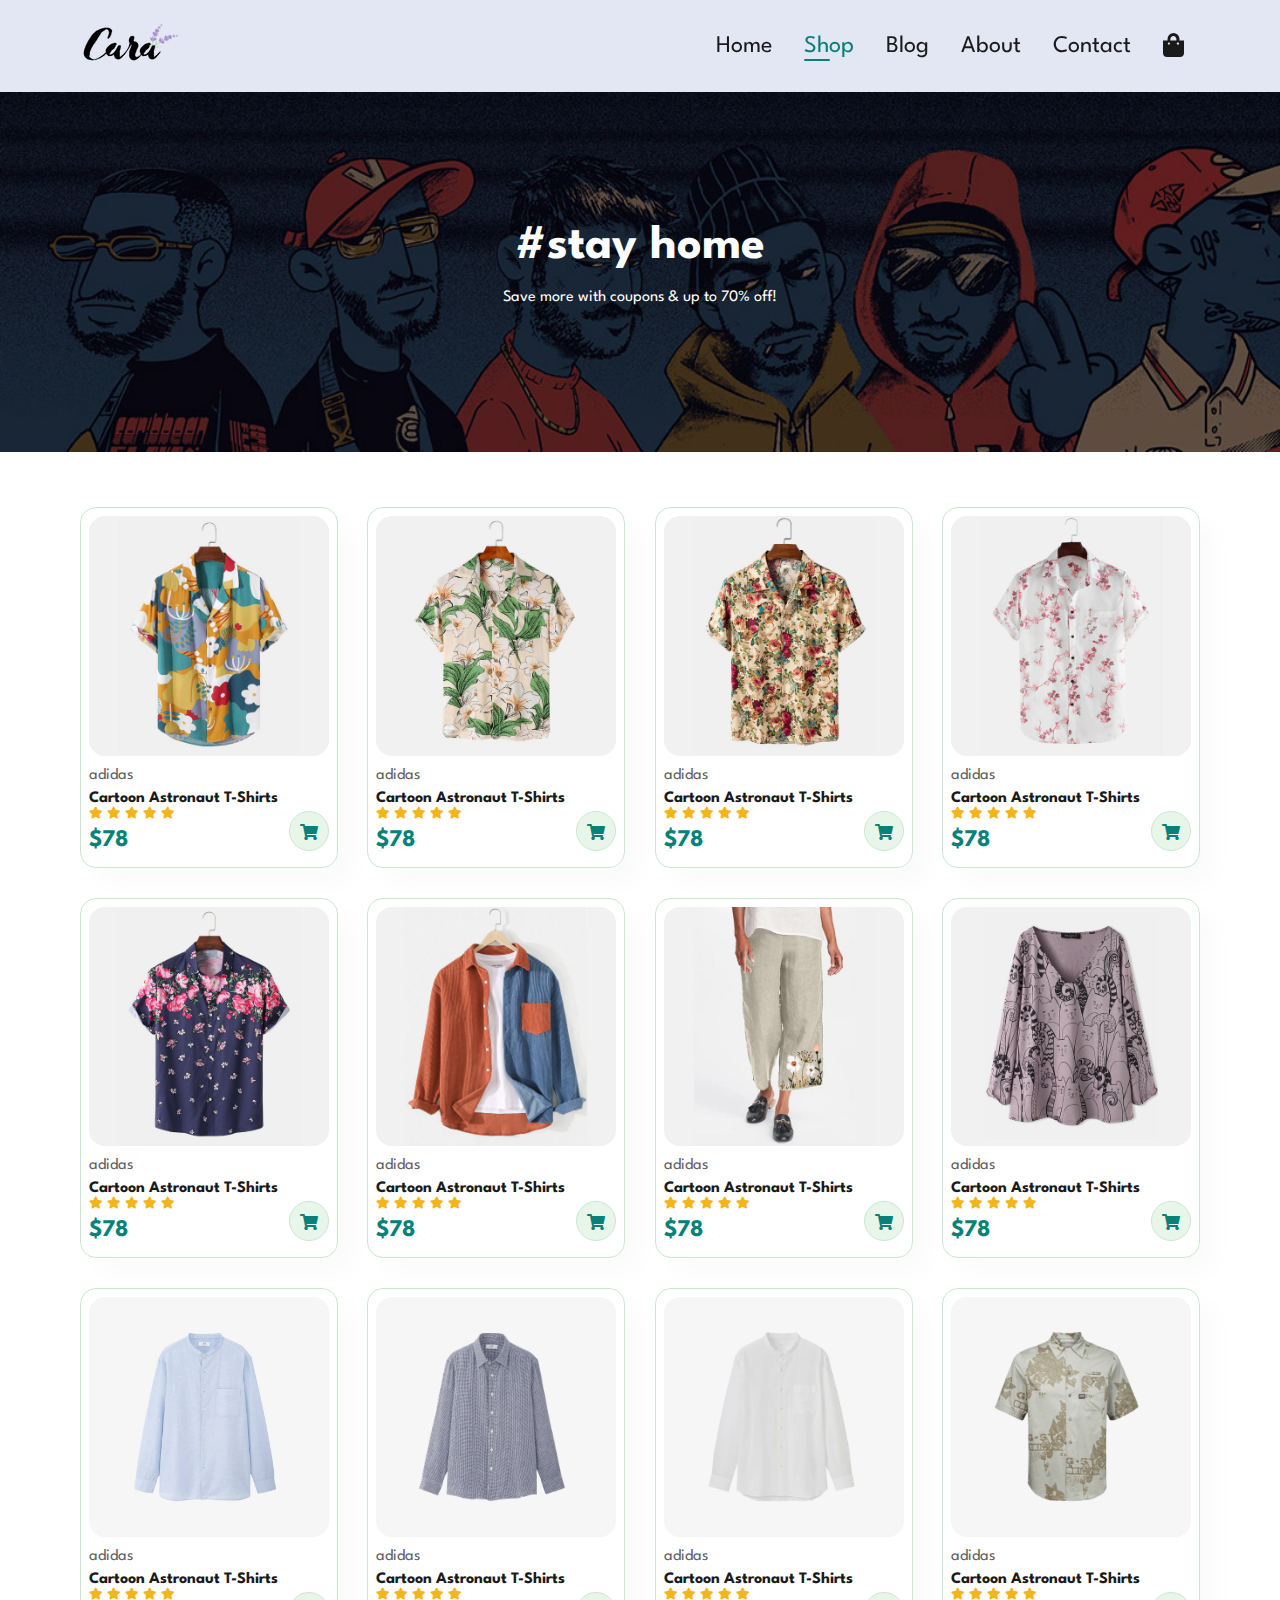
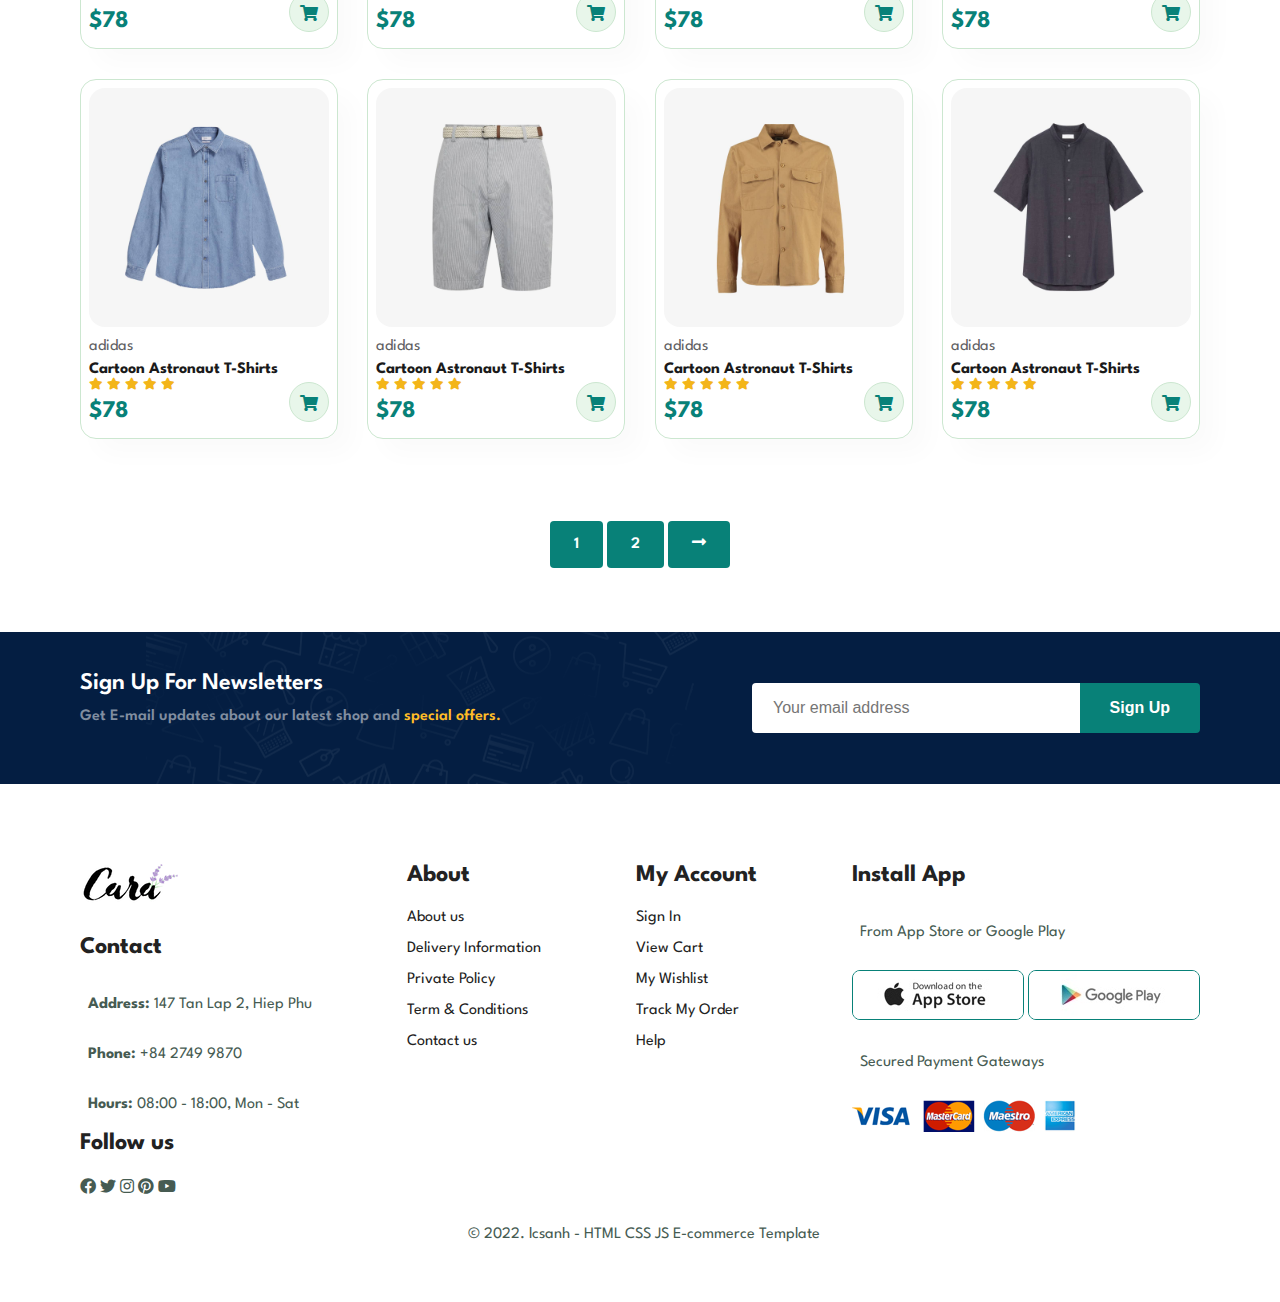
<file: shop.html>
<!DOCTYPE html>
<html lang="en">
  <head>
    <meta charset="UTF-8" />
    <meta http-equiv="X-UA-Compatible" content="IE=edge" />
    <meta name="viewport" content="width=device-width, initial-scale=1.0" />
    <link rel="stylesheet" href="./assets/css/style.css" />
    <link
      rel="stylesheet"
      href="https://cdnjs.cloudflare.com/ajax/libs/font-awesome/5.15.4/css/all.min.css"
      integrity="sha512-1ycn6IcaQQ40/MKBW2W4Rhis/DbILU74C1vSrLJxCq57o941Ym01SwNsOMqvEBFlcgUa6xLiPY/NS5R+E6ztJQ=="
      crossorigin="anonymous"
      referrerpolicy="no-referrer"
    />
    <title>E-commerce Website With HTML CSS JavaScript</title>
  </head>
  <body>
    <!-- header -->
    <section id="header">
      <a href="index.html">
        <img src="./assets/img/logo.png" alt="Logo" class="logo" />
      </a>
      <div>
        <ul id="navbar">
          <li>
            <a class="active" href="index.html">Home</a>
          </li>
          <li>
            <a href="shop.html">Shop</a>
          </li>
          <li>
            <a href="blog.html">Blog</a>
          </li>
          <li>
            <a href="about.html">About</a>
          </li>
          <li>
            <a href="contact.html">Contact</a>
          </li>
          <li>
            <a id="lg-bag" href="cart.html"><i class="fas fa-shopping-bag"></i></a>
          </li>
          <a href="#" id="close"><i class="fas fa-times"></i></a>
        </ul>
      </div>
      <div id="mobile">
        <a href="cart.html"><i class="fas fa-shopping-bag"></i></a>
        <i id="bar" class="fas fa-outdent"></i>
      </div>
    </section>
    <!-- end of header -->

    <!-- hero -->
    <section id="page-header">
      <h2>#stay home</h2>
      <p>Save more with coupons &#38; up to 70&#37; off!</p>
    </section>
    <!--end of hero -->

    <!-- feature product -->
    <section id="product1" class="section-p1">
      <div class="pro-container">
        <div class="pro">
          <img src="./assets/img/products/f1.jpg" alt="product-f" />
          <div class="des">
            <span>adidas</span>
            <h5>Cartoon Astronaut T-Shirts</h5>
            <div class="start">
              <i class="fas fa-star"></i>
              <i class="fas fa-star"></i>
              <i class="fas fa-star"></i>
              <i class="fas fa-star"></i>
              <i class="fas fa-star"></i>
            </div>
            <h4>&#36;78</h4>
          </div>
          <a href="#"><i class="fas fa-shopping-cart cart"></i></a>
        </div>
        <div class="pro">
          <img src="./assets/img/products/f2.jpg" alt="product-f" />
          <div class="des">
            <span>adidas</span>
            <h5>Cartoon Astronaut T-Shirts</h5>
            <div class="start">
              <i class="fas fa-star"></i>
              <i class="fas fa-star"></i>
              <i class="fas fa-star"></i>
              <i class="fas fa-star"></i>
              <i class="fas fa-star"></i>
            </div>
            <h4>&#36;78</h4>
          </div>
          <a href="#"><i class="fas fa-shopping-cart cart"></i></a>
        </div>
        <div class="pro">
          <img src="./assets/img/products/f3.jpg" alt="product-f" />
          <div class="des">
            <span>adidas</span>
            <h5>Cartoon Astronaut T-Shirts</h5>
            <div class="start">
              <i class="fas fa-star"></i>
              <i class="fas fa-star"></i>
              <i class="fas fa-star"></i>
              <i class="fas fa-star"></i>
              <i class="fas fa-star"></i>
            </div>
            <h4>&#36;78</h4>
          </div>
          <a href="#"><i class="fas fa-shopping-cart cart"></i></a>
        </div>
        <div class="pro">
          <img src="./assets/img/products/f4.jpg" alt="product-f" />
          <div class="des">
            <span>adidas</span>
            <h5>Cartoon Astronaut T-Shirts</h5>
            <div class="start">
              <i class="fas fa-star"></i>
              <i class="fas fa-star"></i>
              <i class="fas fa-star"></i>
              <i class="fas fa-star"></i>
              <i class="fas fa-star"></i>
            </div>
            <h4>&#36;78</h4>
          </div>
          <a href="#"><i class="fas fa-shopping-cart cart"></i></a>
        </div>
        <div class="pro">
          <img src="./assets/img/products/f5.jpg" alt="product-f" />
          <div class="des">
            <span>adidas</span>
            <h5>Cartoon Astronaut T-Shirts</h5>
            <div class="start">
              <i class="fas fa-star"></i>
              <i class="fas fa-star"></i>
              <i class="fas fa-star"></i>
              <i class="fas fa-star"></i>
              <i class="fas fa-star"></i>
            </div>
            <h4>&#36;78</h4>
          </div>
          <a href="#"><i class="fas fa-shopping-cart cart"></i></a>
        </div>
        <div class="pro">
          <img src="./assets/img/products/f6.jpg" alt="product-f" />
          <div class="des">
            <span>adidas</span>
            <h5>Cartoon Astronaut T-Shirts</h5>
            <div class="start">
              <i class="fas fa-star"></i>
              <i class="fas fa-star"></i>
              <i class="fas fa-star"></i>
              <i class="fas fa-star"></i>
              <i class="fas fa-star"></i>
            </div>
            <h4>&#36;78</h4>
          </div>
          <a href="#"><i class="fas fa-shopping-cart cart"></i></a>
        </div>
        <div class="pro">
          <img src="./assets/img/products/f7.jpg" alt="product-f" />
          <div class="des">
            <span>adidas</span>
            <h5>Cartoon Astronaut T-Shirts</h5>
            <div class="start">
              <i class="fas fa-star"></i>
              <i class="fas fa-star"></i>
              <i class="fas fa-star"></i>
              <i class="fas fa-star"></i>
              <i class="fas fa-star"></i>
            </div>
            <h4>&#36;78</h4>
          </div>
          <a href="#"><i class="fas fa-shopping-cart cart"></i></a>
        </div>
        <div class="pro">
          <img src="./assets/img/products/f8.jpg" alt="product-f" />
          <div class="des">
            <span>adidas</span>
            <h5>Cartoon Astronaut T-Shirts</h5>
            <div class="start">
              <i class="fas fa-star"></i>
              <i class="fas fa-star"></i>
              <i class="fas fa-star"></i>
              <i class="fas fa-star"></i>
              <i class="fas fa-star"></i>
            </div>
            <h4>&#36;78</h4>
          </div>
          <a href="#"><i class="fas fa-shopping-cart cart"></i></a>
        </div>

        <div class="pro">
          <img src="./assets/img/products/n1.jpg" alt="product-n" />
          <div class="des">
            <span>adidas</span>
            <h5>Cartoon Astronaut T-Shirts</h5>
            <div class="start">
              <i class="fas fa-star"></i>
              <i class="fas fa-star"></i>
              <i class="fas fa-star"></i>
              <i class="fas fa-star"></i>
              <i class="fas fa-star"></i>
            </div>
            <h4>&#36;78</h4>
          </div>
          <a href="#"><i class="fas fa-shopping-cart cart"></i></a>
        </div>
        <div class="pro">
          <img src="./assets/img/products/n2.jpg" alt="product-n" />
          <div class="des">
            <span>adidas</span>
            <h5>Cartoon Astronaut T-Shirts</h5>
            <div class="start">
              <i class="fas fa-star"></i>
              <i class="fas fa-star"></i>
              <i class="fas fa-star"></i>
              <i class="fas fa-star"></i>
              <i class="fas fa-star"></i>
            </div>
            <h4>&#36;78</h4>
          </div>
          <a href="#"><i class="fas fa-shopping-cart cart"></i></a>
        </div>
        <div class="pro">
          <img src="./assets/img/products/n3.jpg" alt="product-n" />
          <div class="des">
            <span>adidas</span>
            <h5>Cartoon Astronaut T-Shirts</h5>
            <div class="start">
              <i class="fas fa-star"></i>
              <i class="fas fa-star"></i>
              <i class="fas fa-star"></i>
              <i class="fas fa-star"></i>
              <i class="fas fa-star"></i>
            </div>
            <h4>&#36;78</h4>
          </div>
          <a href="#"><i class="fas fa-shopping-cart cart"></i></a>
        </div>
        <div class="pro">
          <img src="./assets/img/products/n4.jpg" alt="product-n" />
          <div class="des">
            <span>adidas</span>
            <h5>Cartoon Astronaut T-Shirts</h5>
            <div class="start">
              <i class="fas fa-star"></i>
              <i class="fas fa-star"></i>
              <i class="fas fa-star"></i>
              <i class="fas fa-star"></i>
              <i class="fas fa-star"></i>
            </div>
            <h4>&#36;78</h4>
          </div>
          <a href="#"><i class="fas fa-shopping-cart cart"></i></a>
        </div>
        <div class="pro">
          <img src="./assets/img/products/n5.jpg" alt="product-n" />
          <div class="des">
            <span>adidas</span>
            <h5>Cartoon Astronaut T-Shirts</h5>
            <div class="start">
              <i class="fas fa-star"></i>
              <i class="fas fa-star"></i>
              <i class="fas fa-star"></i>
              <i class="fas fa-star"></i>
              <i class="fas fa-star"></i>
            </div>
            <h4>&#36;78</h4>
          </div>
          <a href="#"><i class="fas fa-shopping-cart cart"></i></a>
        </div>
        <div class="pro">
          <img src="./assets/img/products/n6.jpg" alt="product-n" />
          <div class="des">
            <span>adidas</span>
            <h5>Cartoon Astronaut T-Shirts</h5>
            <div class="start">
              <i class="fas fa-star"></i>
              <i class="fas fa-star"></i>
              <i class="fas fa-star"></i>
              <i class="fas fa-star"></i>
              <i class="fas fa-star"></i>
            </div>
            <h4>&#36;78</h4>
          </div>
          <a href="#"><i class="fas fa-shopping-cart cart"></i></a>
        </div>
        <div class="pro">
          <img src="./assets/img/products/n7.jpg" alt="product-n" />
          <div class="des">
            <span>adidas</span>
            <h5>Cartoon Astronaut T-Shirts</h5>
            <div class="start">
              <i class="fas fa-star"></i>
              <i class="fas fa-star"></i>
              <i class="fas fa-star"></i>
              <i class="fas fa-star"></i>
              <i class="fas fa-star"></i>
            </div>
            <h4>&#36;78</h4>
          </div>
          <a href="#"><i class="fas fa-shopping-cart cart"></i></a>
        </div>
        <div class="pro">
          <img src="./assets/img/products/n8.jpg" alt="product-n" />
          <div class="des">
            <span>adidas</span>
            <h5>Cartoon Astronaut T-Shirts</h5>
            <div class="start">
              <i class="fas fa-star"></i>
              <i class="fas fa-star"></i>
              <i class="fas fa-star"></i>
              <i class="fas fa-star"></i>
              <i class="fas fa-star"></i>
            </div>
            <h4>&#36;78</h4>
          </div>
          <a href="#"><i class="fas fa-shopping-cart cart"></i></a>
        </div>
      </div>
    </section>
    <!-- end of New Arrivals -->

    <!-- pagination -->
    <section id="pagination" class="section-p1">
      <a href="#">1</a>
      <a href="#">2</a>
      <a href="#"><i class="fas fa-long-arrow-alt-right"></i></a>
    </section>
    <!-- end of pagination -->

    <!-- newsletter -->
    <section id="newsletter" class="section-p1 section-m1">
      <div class="newstext">
        <h4>Sign Up For Newsletters</h4>
        <p>Get E-mail updates about our latest shop and <span>special offers.</span></p>
      </div>
      <div class="form">
        <input type="text" placeholder="Your email address" />
        <button class="normal">Sign Up</button>
      </div>
    </section>
    <!-- end of newsletter -->

    <!-- footer -->
    <footer class="section-p1">
      <div class="col">
        <img class="logo" src="./assets/img/logo.png" alt="Logo" />
        <h4>Contact</h4>
        <p><strong>Address: </strong>147 Tan Lap 2, Hiep Phu</p>
        <p><strong>Phone: </strong>&#43;84 2749 9870</p>
        <p><strong>Hours: </strong>08:00 - 18:00, Mon - Sat</p>
        <div class="follow">
          <h4>Follow us</h4>
          <div class="icon">
            <i class="fab fa-facebook"></i>
            <i class="fab fa-twitter"></i>
            <i class="fab fa-instagram"></i>
            <i class="fab fa-pinterest"></i>
            <i class="fab fa-youtube"></i>
          </div>
        </div>
      </div>

      <div class="col">
        <h4>About</h4>
        <a href="#">About us</a>
        <a href="#">Delivery Information</a>
        <a href="#">Private Policy</a>
        <a href="#">Term &#38; Conditions</a>
        <a href="#">Contact us</a>
      </div>

      <div class="col">
        <h4>My Account</h4>
        <a href="#">Sign In</a>
        <a href="#">View Cart</a>
        <a href="#">My Wishlist</a>
        <a href="#">Track My Order</a>
        <a href="#">Help</a>
      </div>

      <div class="col install">
        <h4>Install App</h4>
        <p>From App Store or Google Play</p>
        <div class="row">
          <img src="./assets/img/pay/app.jpg" alt="App Store" />
          <img src="./assets/img/pay/play.jpg" alt="Google Play" />
        </div>
        <p href="#">Secured Payment Gateways</p>
        <img src="./assets/img/pay/pay.png" alt="Payment" />
      </div>

      <div class="copyright">
        <p>&#169; 2022. lcsanh - HTML CSS JS E-commerce Template</p>
      </div>
    </footer>
    <!-- end of footer -->

    <script src="./assets/script/main.js"></script>
  </body>
</html>
</file>
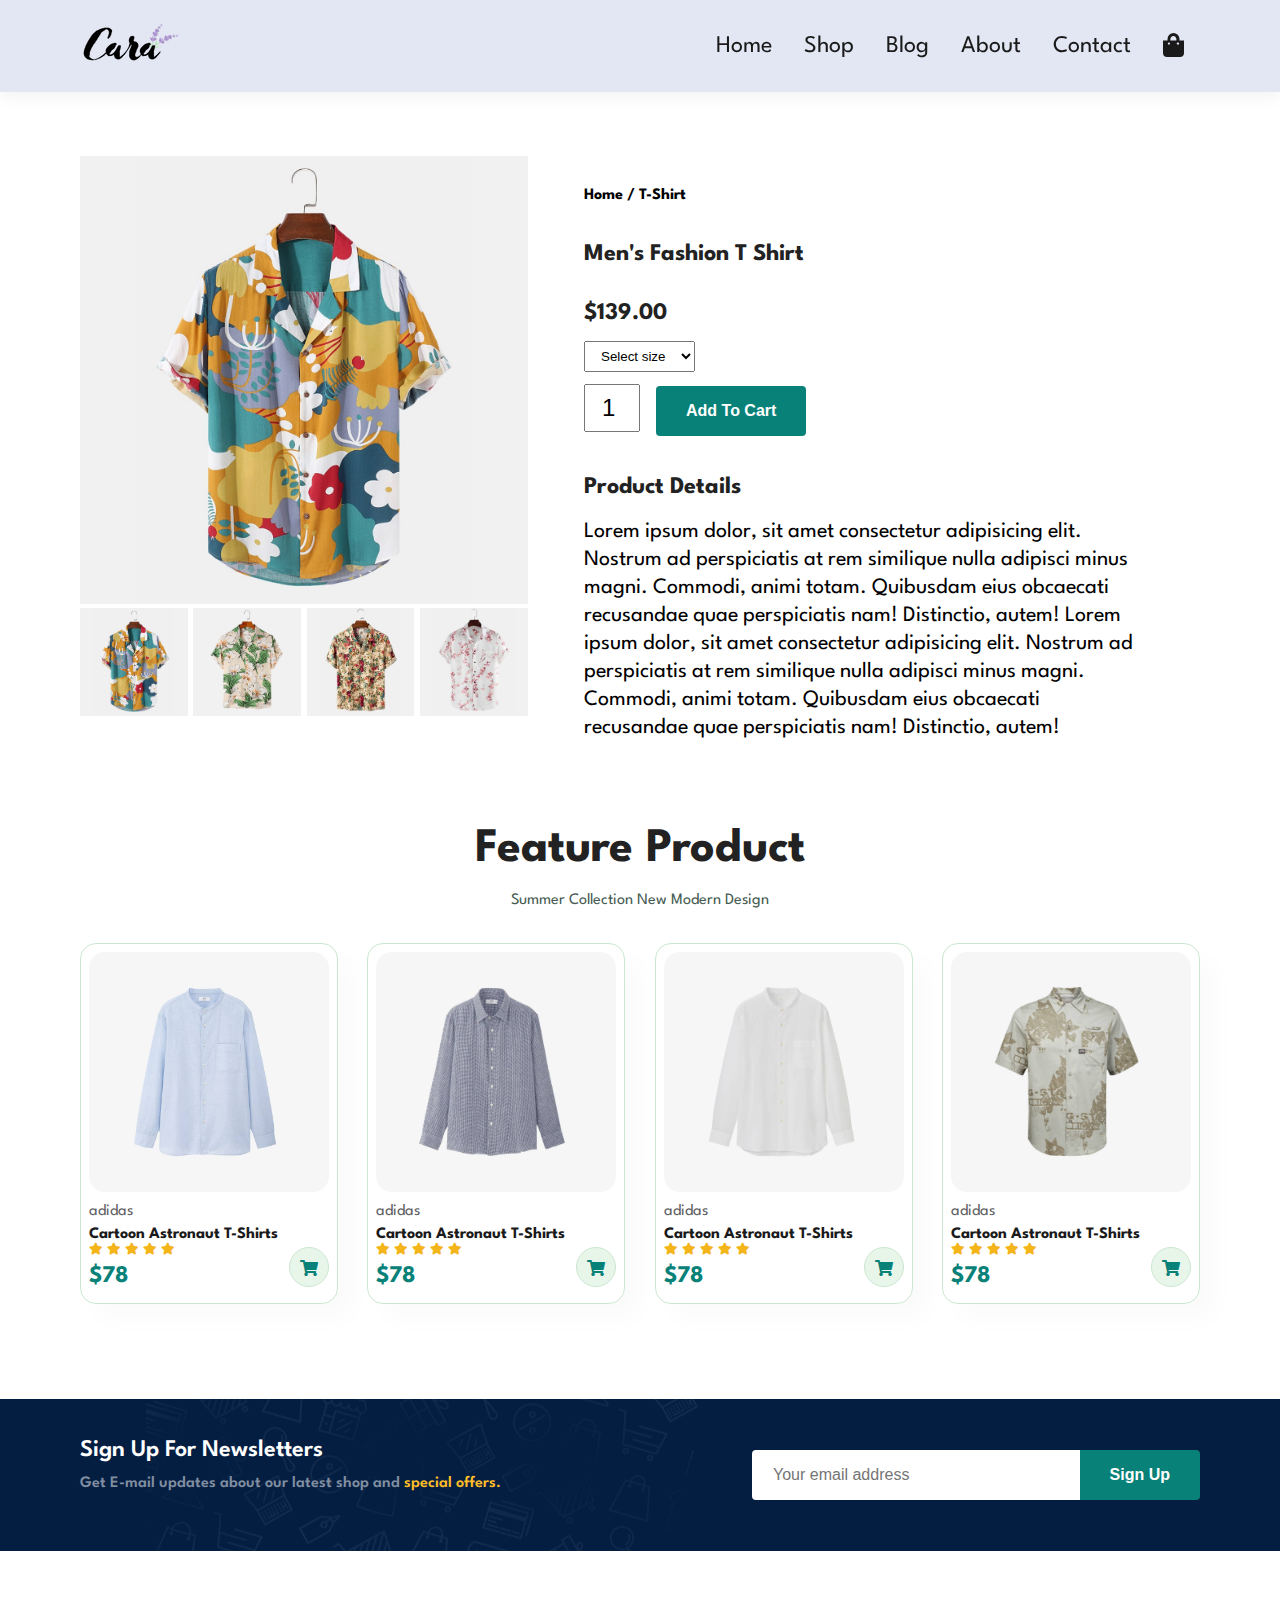
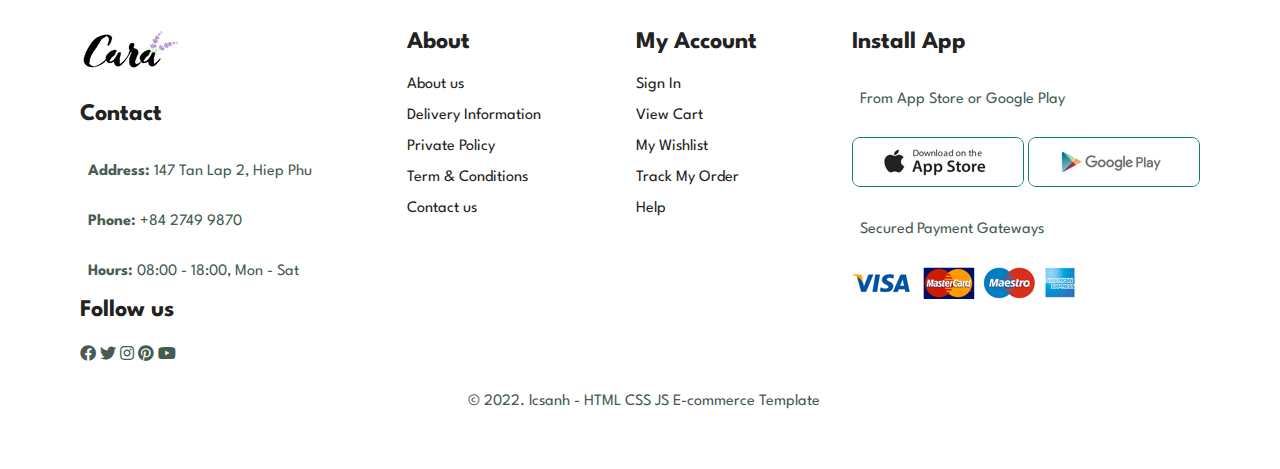
<file: sproduct.html>
<!DOCTYPE html>
<html lang="en">
  <head>
    <meta charset="UTF-8" />
    <meta http-equiv="X-UA-Compatible" content="IE=edge" />
    <meta name="viewport" content="width=device-width, initial-scale=1.0" />
    <link rel="stylesheet" href="./assets/css/style.css" />
    <link
      rel="stylesheet"
      href="https://cdnjs.cloudflare.com/ajax/libs/font-awesome/5.15.4/css/all.min.css"
      integrity="sha512-1ycn6IcaQQ40/MKBW2W4Rhis/DbILU74C1vSrLJxCq57o941Ym01SwNsOMqvEBFlcgUa6xLiPY/NS5R+E6ztJQ=="
      crossorigin="anonymous"
      referrerpolicy="no-referrer"
    />
    <title>E-commerce Website With HTML CSS JavaScript</title>
  </head>
  <body>
    <!-- header -->
    <section id="header">
      <a href="index.html">
        <img src="./assets/img/logo.png" alt="Logo" class="logo" />
      </a>
      <div>
        <ul id="navbar">
          <li>
            <a class="active" href="index.html">Home</a>
          </li>
          <li>
            <a href="shop.html">Shop</a>
          </li>
          <li>
            <a href="blog.html">Blog</a>
          </li>
          <li>
            <a href="about.html">About</a>
          </li>
          <li>
            <a href="contact.html">Contact</a>
          </li>
          <li>
            <a id="lg-bag" href="cart.html"><i class="fas fa-shopping-bag"></i></a>
          </li>
          <a href="#" id="close"><i class="fas fa-times"></i></a>
        </ul>
      </div>
      <div id="mobile">
        <a href="cart.html"><i class="fas fa-shopping-bag"></i></a>
        <i id="bar" class="fas fa-outdent"></i>
      </div>
    </section>
    <!-- end of header -->

    <!-- product detail -->
    <section id="prodetails" class="section-p1">
      <div class="single-pro-image">
        <img src="./assets/img/products/f1.jpg" width="100%" id="MainImg" />
        <div class="small-img-group">
          <div class="small-img-col">
            <img src="./assets/img/products/f1.jpg" width="100%" class="small-img" />
          </div>
          <div class="small-img-col">
            <img src="./assets/img/products/f2.jpg" width="100%" class="small-img" />
          </div>
          <div class="small-img-col">
            <img src="./assets/img/products/f3.jpg" width="100%" class="small-img" />
          </div>
          <div class="small-img-col">
            <img src="./assets/img/products/f4.jpg" width="100%" class="small-img" />
          </div>
        </div>
      </div>

      <div class="single-pro-details">
        <h6>Home / T-Shirt</h6>
        <h4>Men's Fashion T Shirt</h4>
        <h2>$139.00</h2>
        <select>
          <option>Select size</option>
          <option>XL</option>
          <option>XXL</option>
          <option>Small</option>
          <option>Large</option>
        </select>
        <input type="number" value="1" />
        <button class="normal">Add To Cart</button>
        <h4>Product Details</h4>
        <span>
          Lorem ipsum dolor, sit amet consectetur adipisicing elit. Nostrum ad perspiciatis at rem similique nulla
          adipisci minus magni. Commodi, animi totam. Quibusdam eius obcaecati recusandae quae perspiciatis nam!
          Distinctio, autem! Lorem ipsum dolor, sit amet consectetur adipisicing elit. Nostrum ad perspiciatis at rem
          similique nulla adipisci minus magni. Commodi, animi totam. Quibusdam eius obcaecati recusandae quae
          perspiciatis nam! Distinctio, autem!</span
        >
      </div>
    </section>
    <!-- end of product detail -->

    <!-- New Arrivals -->
    <section id="product1" class="section-p1">
      <h2>Feature Product</h2>
      <p>Summer Collection New Modern Design</p>
      <div class="pro-container">
        <div class="pro">
          <img src="./assets/img/products/n1.jpg" alt="product-n" />
          <div class="des">
            <span>adidas</span>
            <h5>Cartoon Astronaut T-Shirts</h5>
            <div class="start">
              <i class="fas fa-star"></i>
              <i class="fas fa-star"></i>
              <i class="fas fa-star"></i>
              <i class="fas fa-star"></i>
              <i class="fas fa-star"></i>
            </div>
            <h4>&#36;78</h4>
          </div>
          <a href="#"><i class="fas fa-shopping-cart cart"></i></a>
        </div>
        <div class="pro">
          <img src="./assets/img/products/n2.jpg" alt="product-n" />
          <div class="des">
            <span>adidas</span>
            <h5>Cartoon Astronaut T-Shirts</h5>
            <div class="start">
              <i class="fas fa-star"></i>
              <i class="fas fa-star"></i>
              <i class="fas fa-star"></i>
              <i class="fas fa-star"></i>
              <i class="fas fa-star"></i>
            </div>
            <h4>&#36;78</h4>
          </div>
          <a href="#"><i class="fas fa-shopping-cart cart"></i></a>
        </div>
        <div class="pro">
          <img src="./assets/img/products/n3.jpg" alt="product-n" />
          <div class="des">
            <span>adidas</span>
            <h5>Cartoon Astronaut T-Shirts</h5>
            <div class="start">
              <i class="fas fa-star"></i>
              <i class="fas fa-star"></i>
              <i class="fas fa-star"></i>
              <i class="fas fa-star"></i>
              <i class="fas fa-star"></i>
            </div>
            <h4>&#36;78</h4>
          </div>
          <a href="#"><i class="fas fa-shopping-cart cart"></i></a>
        </div>
        <div class="pro">
          <img src="./assets/img/products/n4.jpg" alt="product-n" />
          <div class="des">
            <span>adidas</span>
            <h5>Cartoon Astronaut T-Shirts</h5>
            <div class="start">
              <i class="fas fa-star"></i>
              <i class="fas fa-star"></i>
              <i class="fas fa-star"></i>
              <i class="fas fa-star"></i>
              <i class="fas fa-star"></i>
            </div>
            <h4>&#36;78</h4>
          </div>
          <a href="#"><i class="fas fa-shopping-cart cart"></i></a>
        </div>
      </div>
    </section>
    <!-- end of New Arrivals -->

    <!-- newsletter -->
    <section id="newsletter" class="section-p1 section-m1">
      <div class="newstext">
        <h4>Sign Up For Newsletters</h4>
        <p>Get E-mail updates about our latest shop and <span>special offers.</span></p>
      </div>
      <div class="form">
        <input type="text" placeholder="Your email address" />
        <button class="normal">Sign Up</button>
      </div>
    </section>
    <!-- end of newsletter -->

    <!-- footer -->
    <footer class="section-p1">
      <div class="col">
        <img class="logo" src="./assets/img/logo.png" alt="Logo" />
        <h4>Contact</h4>
        <p><strong>Address: </strong>147 Tan Lap 2, Hiep Phu</p>
        <p><strong>Phone: </strong>&#43;84 2749 9870</p>
        <p><strong>Hours: </strong>08:00 - 18:00, Mon - Sat</p>
        <div class="follow">
          <h4>Follow us</h4>
          <div class="icon">
            <i class="fab fa-facebook"></i>
            <i class="fab fa-twitter"></i>
            <i class="fab fa-instagram"></i>
            <i class="fab fa-pinterest"></i>
            <i class="fab fa-youtube"></i>
          </div>
        </div>
      </div>

      <div class="col">
        <h4>About</h4>
        <a href="#">About us</a>
        <a href="#">Delivery Information</a>
        <a href="#">Private Policy</a>
        <a href="#">Term &#38; Conditions</a>
        <a href="#">Contact us</a>
      </div>

      <div class="col">
        <h4>My Account</h4>
        <a href="#">Sign In</a>
        <a href="#">View Cart</a>
        <a href="#">My Wishlist</a>
        <a href="#">Track My Order</a>
        <a href="#">Help</a>
      </div>

      <div class="col install">
        <h4>Install App</h4>
        <p>From App Store or Google Play</p>
        <div class="row">
          <img src="./assets/img/pay/app.jpg" alt="App Store" />
          <img src="./assets/img/pay/play.jpg" alt="Google Play" />
        </div>
        <p href="#">Secured Payment Gateways</p>
        <img src="./assets/img/pay/pay.png" alt="Payment" />
      </div>

      <div class="copyright">
        <p>&#169; 2022. lcsanh - HTML CSS JS E-commerce Template</p>
      </div>
    </footer>
    <!-- end of footer -->

    <script src="./assets/script/main.js"></script>
  </body>
</html>
</file>
<file: assets/css/style.css>
@import url("https://fonts.googleapis.com/css2?family=League+Spartan:wght@200;300;400;500;600&display=swap");

* {
  box-sizing: border-box;
  margin: 0;
  padding: 0;
}

:root {
  --primary-color: #088178;
  --text-color: #000;
  --background-color: #e3e6f3;
}

html {
}

body {
  font-family: "League Spartan", sans-serif;
  width: 100%;
}

h1 {
  font-size: 56px;
  line-height: 64px;
  color: #222;
}

h2 {
  font-size: 48px;
  line-height: 56px;
  color: #222;
}

h4 {
  font-size: 24px;
  color: #222;
}

h6 {
  font-weight: 700;
  font-size: 16px;
}

p {
  font-size: 16px;
  /* line-height: 56px; */
  color: #465b52;
  margin: 15px 0 20px 0;
}

.section-p1 {
  padding: 40px 80px;
}

.section-m1 {
  margin: 40px 0;
}

button.normal {
  font-size: 16px;
  font-weight: 600;
  padding: 16px 30px;
  color: #000;
  background-color: #fff;
  border-radius: 4px;
  cursor: pointer;
  border: none;
  outline: none;
  transition: 0.2s;
}

button.white {
  font-size: 14px;
  font-weight: 600;
  padding: 12px 24px;
  color: #fff;
  background-color: transparent;
  cursor: pointer;
  border: 1px solid #fff;
  outline: none;
  transition: 0.2s;
}

/* Header start */
#header {
  display: flex;
  align-items: center;
  justify-content: space-between;
  padding: 24px 80px;
  background-color: var(--background-color);
  box-shadow: 0 4px 16px rgba(0, 0, 0, 0.06);
  z-index: 999;
  position: sticky;
  top: 0;
  left: 0;
}

#navbar {
  display: flex;
  align-items: center;
  justify-content: center;
  list-style-type: none;
}

#navbar li {
  padding: 0 16px;
  position: relative;
}

#navbar li a {
  text-decoration: none;
  font-size: 24px;
  font-weight: 400;
  color: #1a1a1a;
  transition: all 0.3s ease;
}

#navbar li a.active,
#navbar li a:hover {
  color: var(--primary-color);
}

#navbar li a.active::after,
#navbar li a:hover::after {
  content: "";
  position: absolute;
  bottom: -4px;
  left: 16px;
  width: 32%;
  height: 2px;
  background-color: var(--primary-color);
  border-radius: 4px;
}

#mobile {
  display: none;
  align-items: center;
}

#close {
  display: none;
}
/*  */
/* Home page */
#hero {
  background-image: url(../img/hero4.png);
  height: 90vh;
  width: 100%;
  background-size: cover;
  background-position: top 25% right 0;
  padding: 0 80px;
  display: flex;
  flex-direction: column;
  align-items: flex-start;
  justify-content: center;
}

#hero h1 {
  color: var(--primary-color);
}

#hero h4 {
  padding-bottom: 16px;
}

#hero button {
  background-image: url(../img/button.png);
  background-color: transparent;
  background-position: center center;
  background-repeat: no-repeat;
  background-size: cover;
  color: var(--primary-color);
  border: none;
  outline: none;
  font-size: 24px;
  font-weight: 600;
  padding: 16px 80px 16px 64px;
  cursor: pointer;
}

/* Feature */
#feature {
  display: flex;
  align-items: center;
  justify-content: space-between;
  flex-wrap: wrap;
}

#feature .fe-box {
  width: 180px;
  text-align: center;
  padding: 24px 16px;
  box-shadow: 16px 16px 32px rgba(0, 0, 0, 0.03);
  border: 1px solid #cce7d0;
  border-radius: 4px;
  margin: 16px 0;
  /* cursor: pointer; */
}

#feature .fe-box:hover {
  box-shadow: 16px 16px 32px rgba(70, 62, 221, 0.1);
}

#feature .fe-box img {
  width: 100%;
  margin-bottom: 8px;
}

#feature .fe-box h6 {
  display: inline-block;
  padding: 8px 8px 6px;
  line-height: 1;
  color: var(--primary-color);
  background-color: #fddde4;
  border-radius: 4px;
}

#feature .fe-box:nth-child(2) h6 {
  background-color: #cdebbc;
}
#feature .fe-box:nth-child(3) h6 {
  background-color: #d1e8f2;
}
#feature .fe-box:nth-child(4) h6 {
  background-color: #cdd4f8;
}
#feature .fe-box:nth-child(5) h6 {
  background-color: #f6dbf6;
}
#feature .fe-box:nth-child(6) h6 {
  background-color: #fff2e5;
}

/* Feature Product*/

#product1 {
  text-align: center;
}

#product1 .pro-container {
  display: flex;
  flex-wrap: wrap;
  align-items: center;
  justify-content: space-between;
}

#product1 .pro {
  width: 23%;
  min-width: 256px;
  padding: 8px;
  border: 1px solid #cce7d0;
  border-radius: 16px;
  box-shadow: 16px 16px 24px rgba(0, 0, 0, 0.02);
  margin: 15px 0;
  cursor: pointer;
  transition: all 0.3s ease;
  /* for fas fa-shopping-cart cart */
  position: relative;
}

#product1 .pro:hover {
  box-shadow: 16px 16px 24px rgba(0, 0, 0, 0.06);
}

#product1 .pro img {
  width: 100%;
  border-radius: 16px;
}

#product1 .pro .des {
  text-align: start;
  padding: 8px 0;
}

#product1 .pro .des span {
  color: #606063;
  font-size: 16px;
}

#product1 .pro .des h5 {
  padding-top: 8px;
  color: #1a1a1a;
  font-size: 16px;
}

#product1 .pro .des i {
  font-size: 12px;
  color: rgb(243, 181, 25);
}

#product1 .pro .des h4 {
  padding-top: 8px;
  font-size: 24px;
  font-weight: 700;
  color: var(--primary-color);
}

#product1 .pro .cart {
  width: 40px;
  height: 40px;
  line-height: 40px;
  border-radius: 50%;
  background-color: #e8f6ea;
  font-weight: 600;
  color: var(--primary-color);
  border: 1px solid #cce7d0;
  position: absolute;
  bottom: 16px;
  right: 8px;
}

#banner {
  display: flex;
  flex-direction: column;
  align-items: center;
  justify-content: center;
  text-align: center;
  background-image: url(../img/banner/b2.jpg);
  width: 100%;
  height: 40vh;
  background-size: cover;
  background-position: center;
}

#banner h4 {
  color: #fff;
  font-size: 16px;
}

#banner h2 {
  color: #fff;
  font-size: 32px;
  padding: 16px 0;
}

#banner h2 span {
  color: #ef3636;
}

#banner button:hover {
  background-color: var(--primary-color);
  color: #fff;
}

#banner button:active {
  transform: scale(0.98);
}

#sm-banner {
  display: flex;
  justify-content: space-between;
  flex-wrap: wrap;
}

#sm-banner .banner-box:first-child {
  width: 48%;
  margin-bottom: 16px;
}

#sm-banner .banner-box:last-child {
  width: 48%;
}

#sm-banner .banner-box {
  display: flex;
  flex-direction: column;
  align-items: flex-start;
  justify-content: center;
  background-image: url(../img/banner/b17.jpg);
  min-width: 548px;
  height: 50vh;
  background-size: cover;
  background-position: center;
  padding: 32px;
}

#sm-banner .banner-box2 {
  background-image: url(../img/banner/b10.jpg);
}

#sm-banner .banner-box h4 {
  color: #fff;
  font-size: 24px;
  font-weight: 400;
}

#sm-banner .banner-box h2 {
  color: #fff;
  font-size: 32px;
  font-weight: 600;
}

#sm-banner .banner-box span {
  color: var(--primary-color);
  font-size: 24px;
  font-weight: 400;
  padding-bottom: 16px;
}

#sm-banner .banner-box:hover button {
  background-color: var(--primary-color);
  border: 1px solid var(--primary-color);
}

#banner3 {
  display: flex;
  justify-content: space-between;
  flex-wrap: wrap;
  padding: 0 80px;
}

#banner3 .banner-box {
  display: flex;
  flex-direction: column;
  align-items: flex-start;
  justify-content: center;
  background-image: url(../img/banner/b7.jpg);
  min-width: 30%;
  height: 30vh;
  background-size: cover;
  background-position: center;
  background-repeat: no-repeat;
  padding: 32px;
  margin-bottom: 24px;
}

#banner3 .banner-box2 {
  background-image: url(../img/banner/b4.jpg);
  background-size: cover;
  background-position: center;
  background-repeat: no-repeat;
}

#banner3 .banner-box3 {
  background-image: url(../img/banner/b18.jpg);
  background-size: cover;
  background-position: center;
  background-repeat: no-repeat;
}

#banner3 .banner-box h2 {
  color: #fff;
  font-weight: 800;
  font-size: 24px;
}

#banner3 .banner-box h3 {
  color: #ef3636;
  font-weight: 800;
  font-size: 16px;
}

#newsletter {
  display: flex;
  align-items: center;
  justify-content: space-between;
  flex-wrap: wrap;
  background-image: url("../img/banner/b14.png");
  background-repeat: no-repeat;
  background-position: 20% 30%;
  background-color: #041e42;
}

#newsletter h4 {
  font-size: 24px;
  font-weight: 600;
  color: #fff;
}

#newsletter p {
  font-size: 16px;
  font-weight: 600;
  color: #818ea0;
}

#newsletter p span {
  color: #ffbd27;
}

#newsletter .form {
  display: flex;
  align-items: center;
  width: 40%;
}

#newsletter input {
  height: 3.125rem;
  padding: 0 1.25rem;
  font-size: 16px;
  width: 100%;
  border: 1px solid transparent;
  border-radius: 4px;
  outline: none;
  border-top-right-radius: 0;
  border-bottom-right-radius: 0;
}

#newsletter button {
  background-color: var(--primary-color);
  color: #fff;
  white-space: nowrap;
  border-top-left-radius: 0;
  border-bottom-left-radius: 0;
}

footer {
  display: flex;
  flex-wrap: wrap;
  justify-content: space-between;
}

footer .col {
  display: flex;
  align-items: flex-start;
  flex-direction: column;
  margin-bottom: 16px;
}

footer .logo {
  margin-bottom: 32px;
}

footer h4 {
  font-size: 24px;
  padding-bottom: 24px;
}

footer p {
  font-size: 16px;
  margin-left: 8px;
  text-decoration: none;
}

footer a {
  font-size: 16px;
  text-decoration: none;
  color: #222;
  margin-bottom: 16px;
}

footer .follow {
  color: #465b52;
  padding-right: 4px;
  cursor: pointer;
}

footer .install .row img {
  border: 1px solid var(--primary-color);
  border-radius: 8px;
}

footer .install img {
  margin: 10px 0 16px 0;
}

footer .follow i:hover,
footer a:hover {
  color: var(--primary-color);
}

footer .copyright {
  width: 100%;
  text-align: center;
}

/* SHOP PAGE */
#page-header {
  background-image: url(../img/banner/b1.jpg);
  width: 100%;
  height: 40vh;
  background-size: cover;
  display: flex;
  flex-direction: column;
  justify-content: center;
  text-align: center;
  padding: 16px;
}

#page-header h2,
#page-header p {
  color: #fff;
}

#pagination {
  text-align: center;
}

#pagination a {
  text-decoration: none;
  background-color: var(--primary-color);
  padding: 16px 24px;
  color: #fff;
  font-weight: 600;
  border-radius: 4px;
}

#pagination a i {
  font-size: 16px;
  font-weight: 600;
}
/*  */

/* Single Product */

#prodetails {
  display: flex;
  margin-top: 24px;
}

#prodetails .single-pro-image {
  width: 40%;
  margin-right: 56px;
}

.small-img-group {
  display: flex;
  justify-content: space-between;
}

.small-img-col {
  flex-basis: 24%;
  cursor: pointer;
}

#prodetails .single-pro-details {
  width: 50%;
  padding-top: 32px;
}

#prodetails .single-pro-details h4 {
  padding: 40px 0 20px 0;
}

#prodetails .single-pro-details h2 {
  font-size: 24px;
}

#prodetails .single-pro-details select {
  display: block;
  padding: 6px 12px;
  margin-bottom: 12px;
}

#prodetails .single-pro-details input {
  width: 56px;
  height: 48px;
  padding-left: 16px;
  font-size: 24px;
  margin-right: 12px;
}

#prodetails .single-pro-details input:focus {
  outline: none;
}

#prodetails .single-pro-details button {
  background-color: var(--primary-color);
  color: #fff;
}

#prodetails .single-pro-details span {
  line-height: 28px;
  font-size: 22px;
}
/*  */

/* Blog page */
#page-header.blog-header {
  background-image: url(../img/banner/b19.jpg);
}

#blog {
  padding: 150px 150px 0 150px;
}

#blog .blog-box {
  display: flex;
  align-items: center;
  width: 100%;
  position: relative;
  padding-bottom: 80px;
}

#blog .blog-img {
  width: 50%;
  margin-right: 40px;
}

#blog img {
  width: 100%;
  height: 300px;
  object-fit: cover;
}

#blog .blog-details {
  width: 50%;
}

#blog .blog-details a {
  text-decoration: none;
  font-size: 16px;
  color: #000;
  font-weight: 600;
  position: relative;
  transition: all 0.3s;
}

#blog .blog-details a::after {
  content: "";
  width: 50px;
  height: 1px;
  background-color: #000;
  position: absolute;
  top: 4px;
  right: -60px;
}

#blog .blog-details a:hover {
  color: var(--primary-color);
}

#blog .blog-details a:hover:after {
  background-color: var(--primary-color);
}

#blog .blog-box h1 {
  position: absolute;
  top: -32px;
  left: 0;
  font-size: 72px;
  font-weight: 800;
  color: #c9cbce;
  z-index: -1;
}
/*  */

/* About page */
#page-header.about-header {
  background-image: url(../img/about/banner.png);
}

#about-head {
  display: flex;
  align-items: center;
}

#about-head img {
  width: 50%;
  height: auto;
}

#about-head div {
  padding-left: 40px;
}

#about-head div p {
  font-size: 16px;
  line-height: 22px;
}

#about-app {
  text-align: center;
}

#about-app .video {
  width: 70%;
  height: 100%;
  margin: 32px auto 0 auto;
}

#about-app .video video {
  width: 100%;
  height: 100%;
  border-radius: 16px;
}
/*  */

/* Contact page */
#contact-details {
  display: flex;
  align-items: center;
  justify-content: space-between;
}

#contact-details .details {
  width: 40%;
}

#contact-details .details span,
#form-details form span {
  font-size: 16px;
}

#contact-details .details h2,
#form-details form h2 {
  font-size: 32px;
  line-height: 36px;
  padding: 20px 0;
}

#contact-details .details h3 {
  font-size: 16px;
  padding-bottom: 26px;
}

#contact-details .details li {
  list-style-type: none;
  display: flex;
  padding: 10px 0;
}

#contact-details .details li i {
  font-size: 16px;
  padding-right: 16px;
}

#contact-details .details li p {
  margin: 0;
  font-size: 16px;
}

#contact-details .map {
  width: 55%;
  height: 400px;
}

#contact-details .map iframe {
  width: 100%;
  height: 100%;
}

#form-details {
  display: flex;
  align-items: center;
  justify-content: space-between;
  margin: 24px;
  padding: 80px;
  border: 1px solid var(--primary-color);
  border-radius: 16px;
}

#form-details form {
  width: 65%;
  display: flex;
  flex-direction: column;
  align-items: flex-start;
}

#form-details form input,
#form-details form textarea {
  width: 100%;
  padding: 12px 15px;
  border: 1px solid var(--primary-color);
  outline: none;
  margin-bottom: 20px;
  border-radius: 4px;
}

#form-details form textarea {
  resize: none;
}

#form-details form button {
  background-color: var(--primary-color);
  color: #fff;
}

#form-details .people div {
  padding-bottom: 24px;
  display: flex;
  align-items: flex-start;
}

#form-details .people div img {
  width: 65px;
  height: 65px;
  object-fit: cover;
  margin-right: 16px;
}

#form-details .people div p {
  margin: 0;
  font-size: 16px;
  line-height: 24px;
}

#form-details .people div p span {
  display: block;
  font-size: 16px;
  font-weight: 600;
  color: #000;
}

/* Cart page */
#cart {
  overflow-x: auto;
}

#cart table {
  width: 100%;
  border-collapse: collapse;
  table-layout: fixed;
  white-space: nowrap;
}

#cart table img {
  width: 70px;
}

#cart table td:nth-child(1) {
  width: 150px;
  text-align: center;
}

#cart table td:nth-child(2) {
  width: 100px;
  text-align: center;
}

#cart table td:nth-child(3) {
  width: 250px;
  text-align: center;
}

#cart table td:nth-child(4),
#cart table td:nth-child(5),
#cart table td:nth-child(6) {
  width: 150px;
  text-align: center;
}

#cart table td:nth-child(4) input {
  width: 70px;
  padding: 10px 5px 10px 15px;
}

#cart table thead {
  border: 1px solid var(--primary-color);
  border-left: none;
  border-right: none;
}

#cart table thead td {
  font-weight: 700;
  text-transform: uppercase;
  font-size: 16px;
  padding: 18px 0;
}

#cart table tbody tr td {
  padding-top: 16px;
}

#cart table tbody td {
  font-size: 14px;
}

/* cart price */
#cart-add {
  display: flex;
  flex-wrap: wrap;
  justify-content: space-between;
}

#coupon {
  width: 50%;
  margin-bottom: 30px;
}

#coupon h3,
#subtotal h3 {
  margin-bottom: 16px;
}

#coupon input {
  padding: 10px 20px;
  outline: none;
  width: 60%;
  margin-right: 10px;
  border: 1px solid var(--primary-color);
}

#coupon button,
#subtotal button {
  background-color: var(--primary-color);
  color: #fff;
  padding: 12px 20px;
}

#subtotal {
  width: 50%;
  margin-bottom: 30px;
  border: 1px solid var(--primary-color);
  padding: 30px;
}

#subtotal table {
  border-collapse: collapse;
  width: 100%;
  margin-bottom: 20px;
}

#subtotal table td {
  width: 50%;
  border: 1px solid var(--primary-color);
  padding: 10px;
  font-size: 16px;
}

/*  */
/*  */

/* media query */
@media (max-width: 46.1875em) {
  .section-p1 {
    padding: 20px;
  }

  #header {
    padding: 10px 30px;
  }

  h1 {
    font-size: 40px;
  }

  h2 {
    font-size: 32px;
  }

  .section-p1 {
    padding: 20px;
  }

  #navbar {
    display: flex;
    flex-direction: column;
    align-items: flex-start;
    justify-content: flex-start;
    position: fixed;
    top: 0;
    right: -300px;
    height: 100vh;
    width: 300px;
    background-color: #e3e6f3;
    box-shadow: 0 40px 60px rgba(0, 0, 0, 0.04);
    padding: 80px 0 0 16px;
    transition: right 0.4s ease;
  }

  #navbar li {
    margin-bottom: 24px;
  }

  #mobile {
    display: flex;
    align-items: center;
  }

  #mobile i {
    color: #1a1a1a;
    font-size: 24px;
    margin-left: 24px;
  }

  #mobile #bar {
    cursor: pointer;
  }

  #close {
    display: initial;
    position: absolute;
    top: 32px;
    left: 32px;
    color: #1a1a1a;
    font-size: 24px;
  }

  #lg-bag {
    display: none;
  }

  #hero {
    padding: 0 20px;
    background-position: 70%;
  }

  #feature {
    justify-content: space-around;
  }

  #feature .fe-box {
    width: 152px;
    margin: 0 0 15px 0;
  }

  #product1 .pro {
    width: 100%;
  }

  #banner3 {
    height: 100vh;
    padding: 20px;
  }

  #banner3 .banner-box {
    width: 100%;
  }

  #sm-banner .banner-box:first-child,
  #sm-banner .banner-box:last-child {
    min-width: 100%;
  }

  #sm-banner .banner-box {
    height: 40vh;
  }

  #newsletter .form {
    width: 100%;
  }

  #prodetails {
    display: flex;
    flex-direction: column;
  }

  #prodetails .single-pro-image {
    width: 100%;
    margin-right: 0px;
  }

  #prodetails .single-pro-details {
    width: 100%;
  }

  /* Blog page */
  #blog {
    padding: 100px 20px 0 20px;
  }
  #blog .blog-box {
    display: flex;
    flex-direction: column;
    align-items: flex-start;
  }

  #blog .blog-img {
    width: 100%;
    margin-right: 0px;
    margin-bottom: 30px;
  }

  #blog .blog-details {
    width: 100%;
  }

  /* About */
  #about-head {
    flex-direction: column;
  }

  #about-head img {
    width: 100%;
    margin-bottom: 16px;
  }

  #about-head div {
    padding: 0;
  }

  #about-head div h2 {
    text-align: center;
  }

  #about-app .video {
    width: 100%;
  }
  /*  */

  /* Contact page */
  #contact-details {
    flex-direction: column;
  }

  #contact-details .details {
    width: 100%;
    margin-bottom: 24px;
  }
  #contact-details .map {
    width: 100%;
  }

  #form-details {
    margin: 10px;
    padding: 32px 10;
    flex-wrap: wrap;
  }

  #form-details form {
    width: 100%;
    margin-bottom: 24px;
  }

  #form-details people {
    width: 100%;
  }
  /*  */

  /* cart page */
  #cart-add {
    flex-direction: column;
  }

  #coupon {
    width: 100%;
  }

  #subtotal {
    width: 100%;
  }
  /*  */

  /*  */
}

@media (min-width: 46.25em) and (max-width: 63.9375em) {
  .section-p1 {
    padding: 40px;
  }

  #navbar {
    display: flex;
    flex-direction: column;
    align-items: flex-start;
    justify-content: flex-start;
    position: fixed;
    top: 0;
    right: -300px;
    height: 100vh;
    width: 300px;
    background-color: #e3e6f3;
    box-shadow: 0 40px 60px rgba(0, 0, 0, 0.04);
    padding: 80px 0 0 16px;
    transition: right 0.4s ease;
  }

  #navbar li {
    margin-bottom: 24px;
  }

  #mobile {
    display: flex;
    align-items: center;
  }

  #mobile i {
    color: #1a1a1a;
    font-size: 24px;
    margin-left: 24px;
  }

  #mobile #bar {
    cursor: pointer;
  }

  #close {
    display: initial;
    position: absolute;
    top: 32px;
    left: 32px;
    color: #1a1a1a;
    font-size: 24px;
  }

  #lg-bag {
    display: none;
  }

  /*  */
  #hero {
    height: 70vh;
    padding: 0 80px;
    background-position: top 30% right 30%;
  }

  #feature {
    justify-content: center;
  }

  #feature .fe-box {
    margin: 16px 16px;
  }

  #product1 .pro-container {
    justify-content: center;
  }

  #product1 .pro {
    margin: 15px;
  }

  #banner {
    height: 40vh;
  }

  #sm-banner .banner-box:first-child,
  #sm-banner .banner-box:last-child {
    width: 100%;
  }
  #sm-banner .banner-box {
    height: 32vh;
  }

  #banner3 {
    padding: 0 40px;
  }

  #banner3 .banner-box {
    width: 28%;
  }

  #newsletter .form {
    width: 72%;
  }

  /* contact page */
  #form-details {
    padding: 40px;
  }

  #form-details form {
    width: 50%;
  }
}

@media (min-width: 64em) {
  #sm-banner .banner-box:first-child,
  #sm-banner .banner-box:last-child {
    width: 100%;
  }
}
/*  */
</file>
